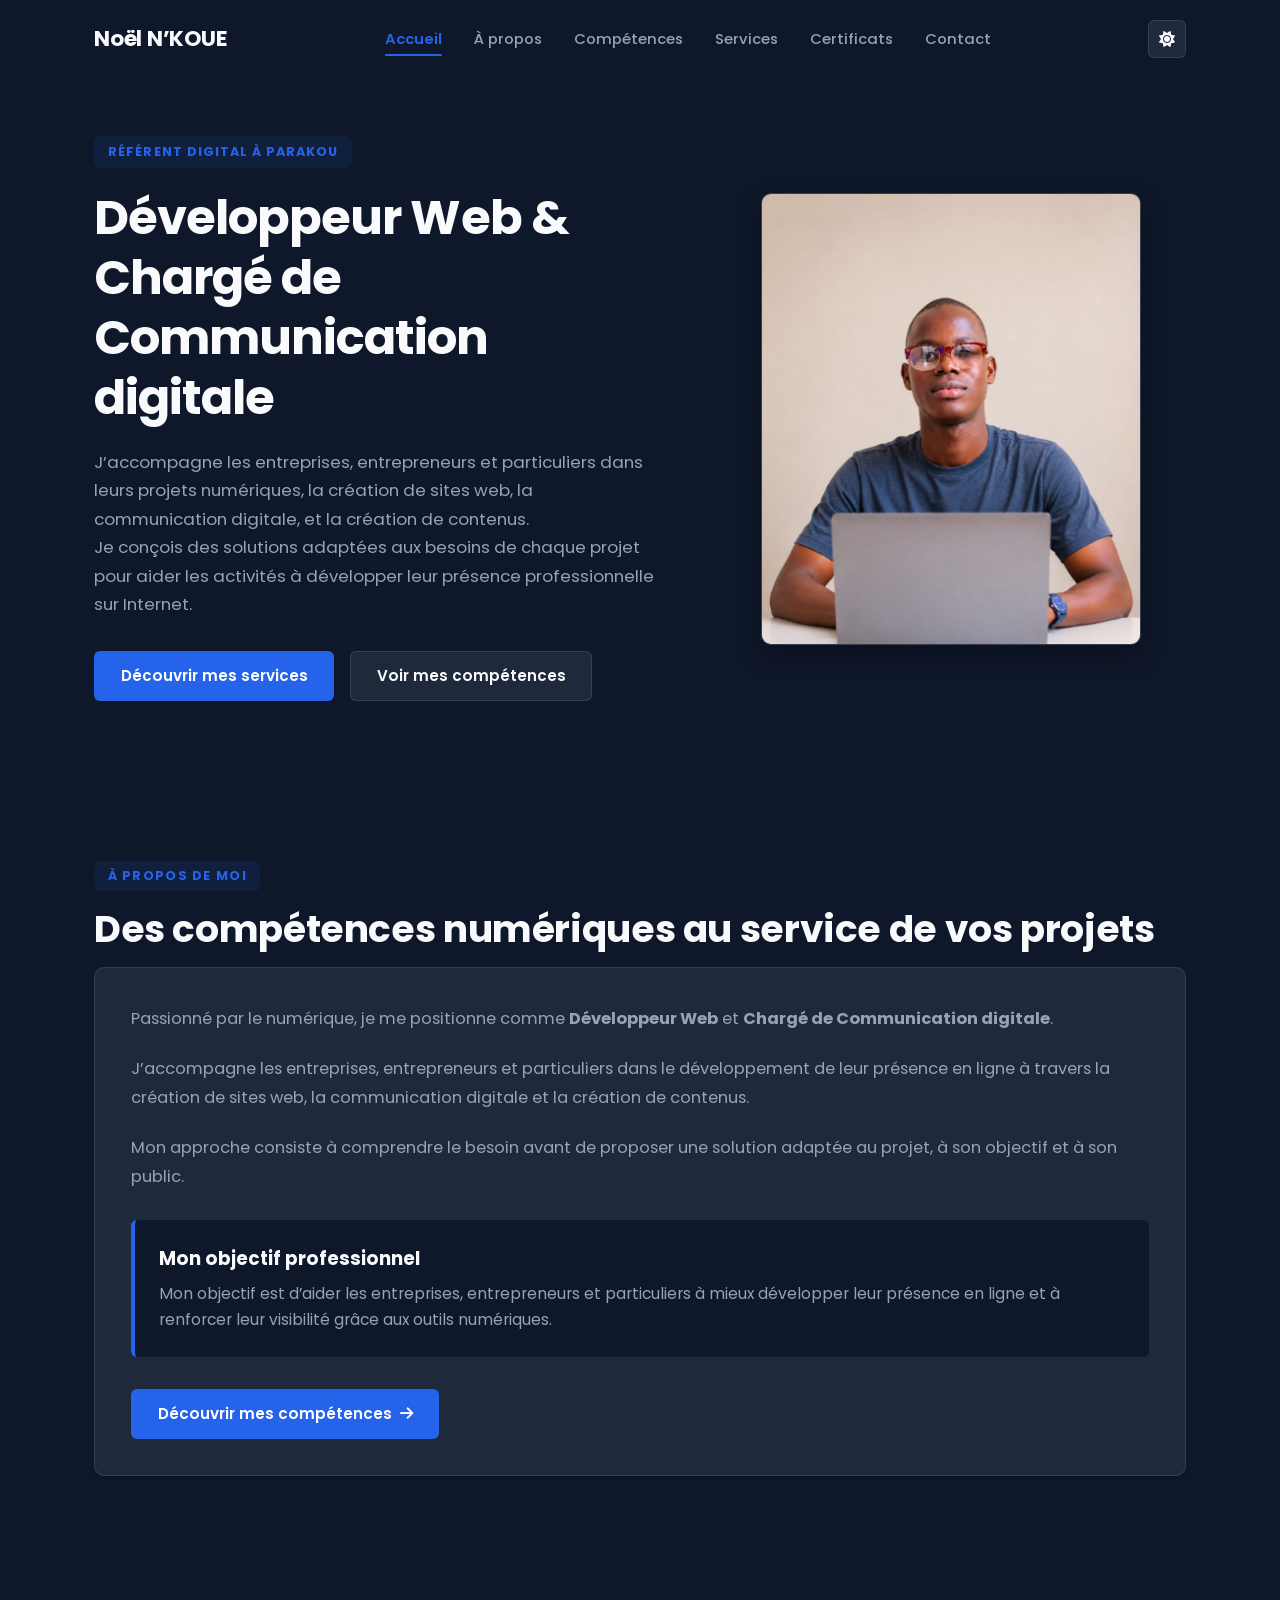
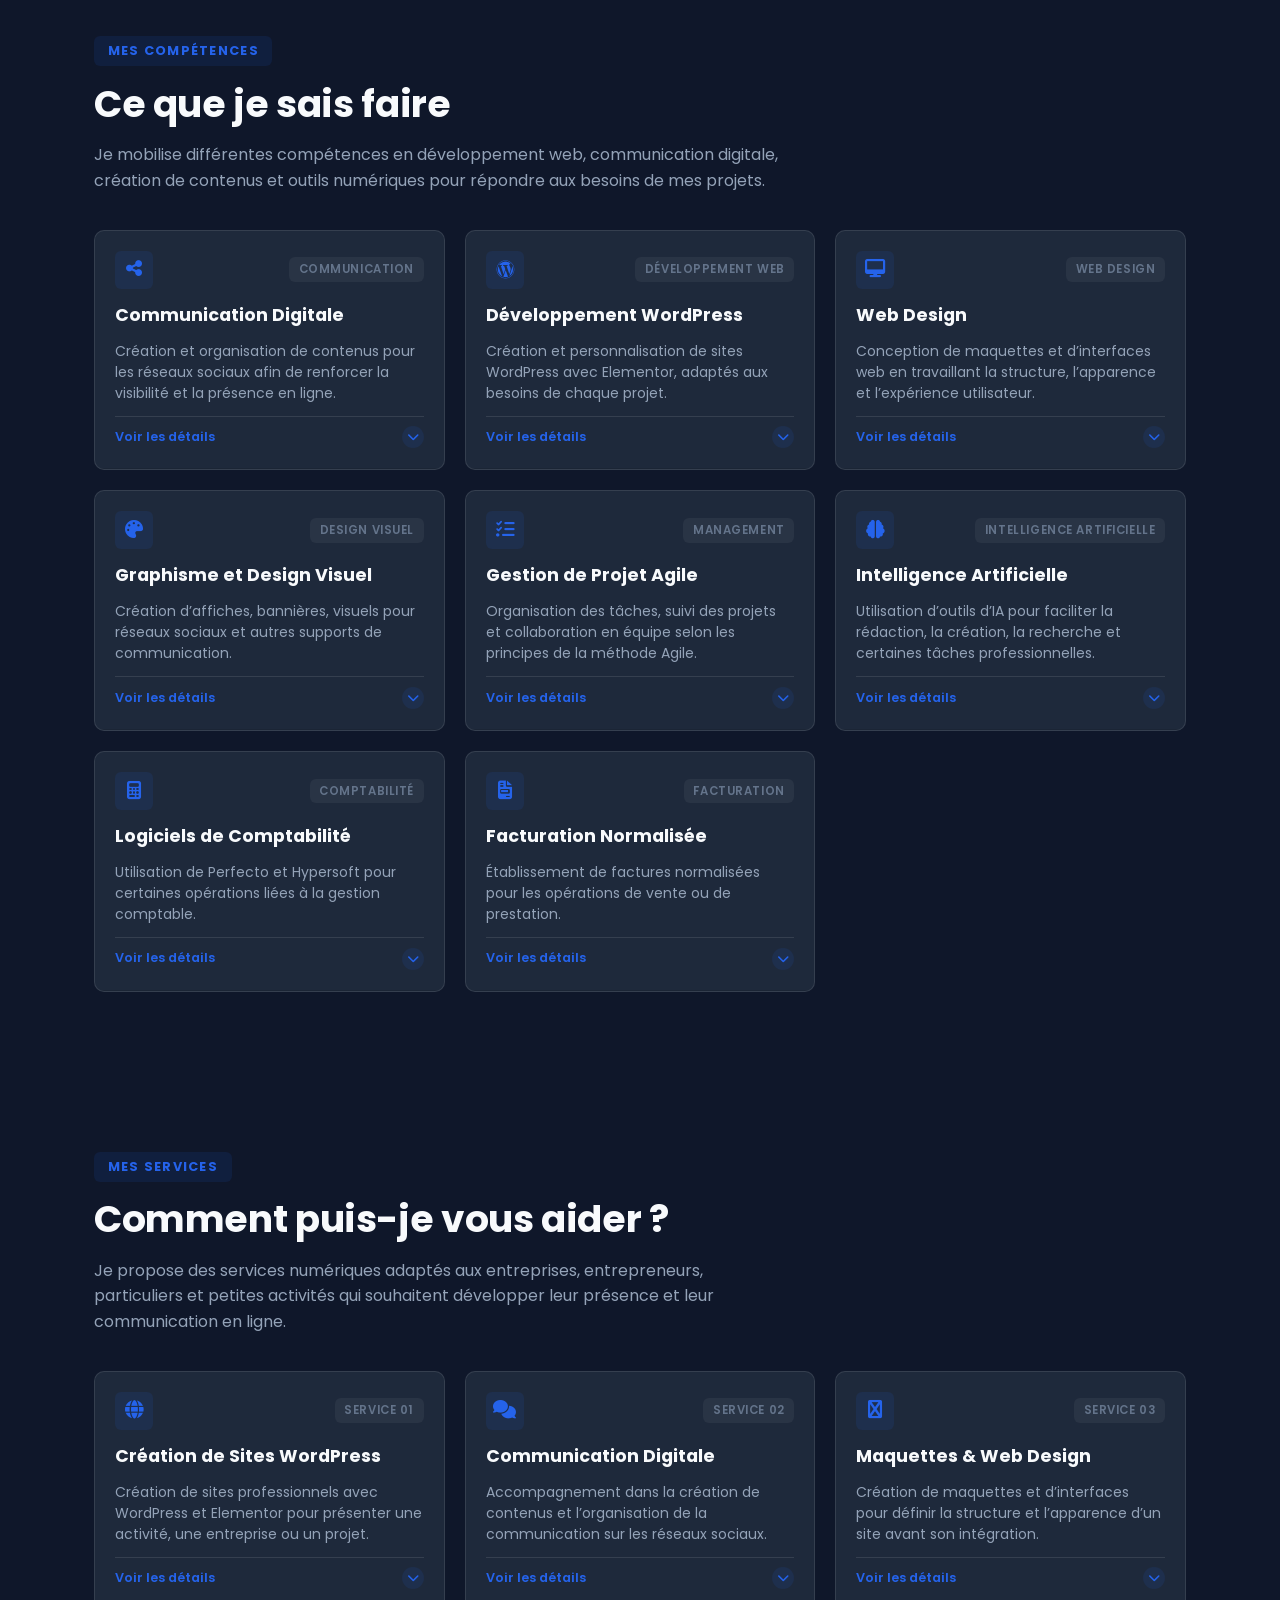
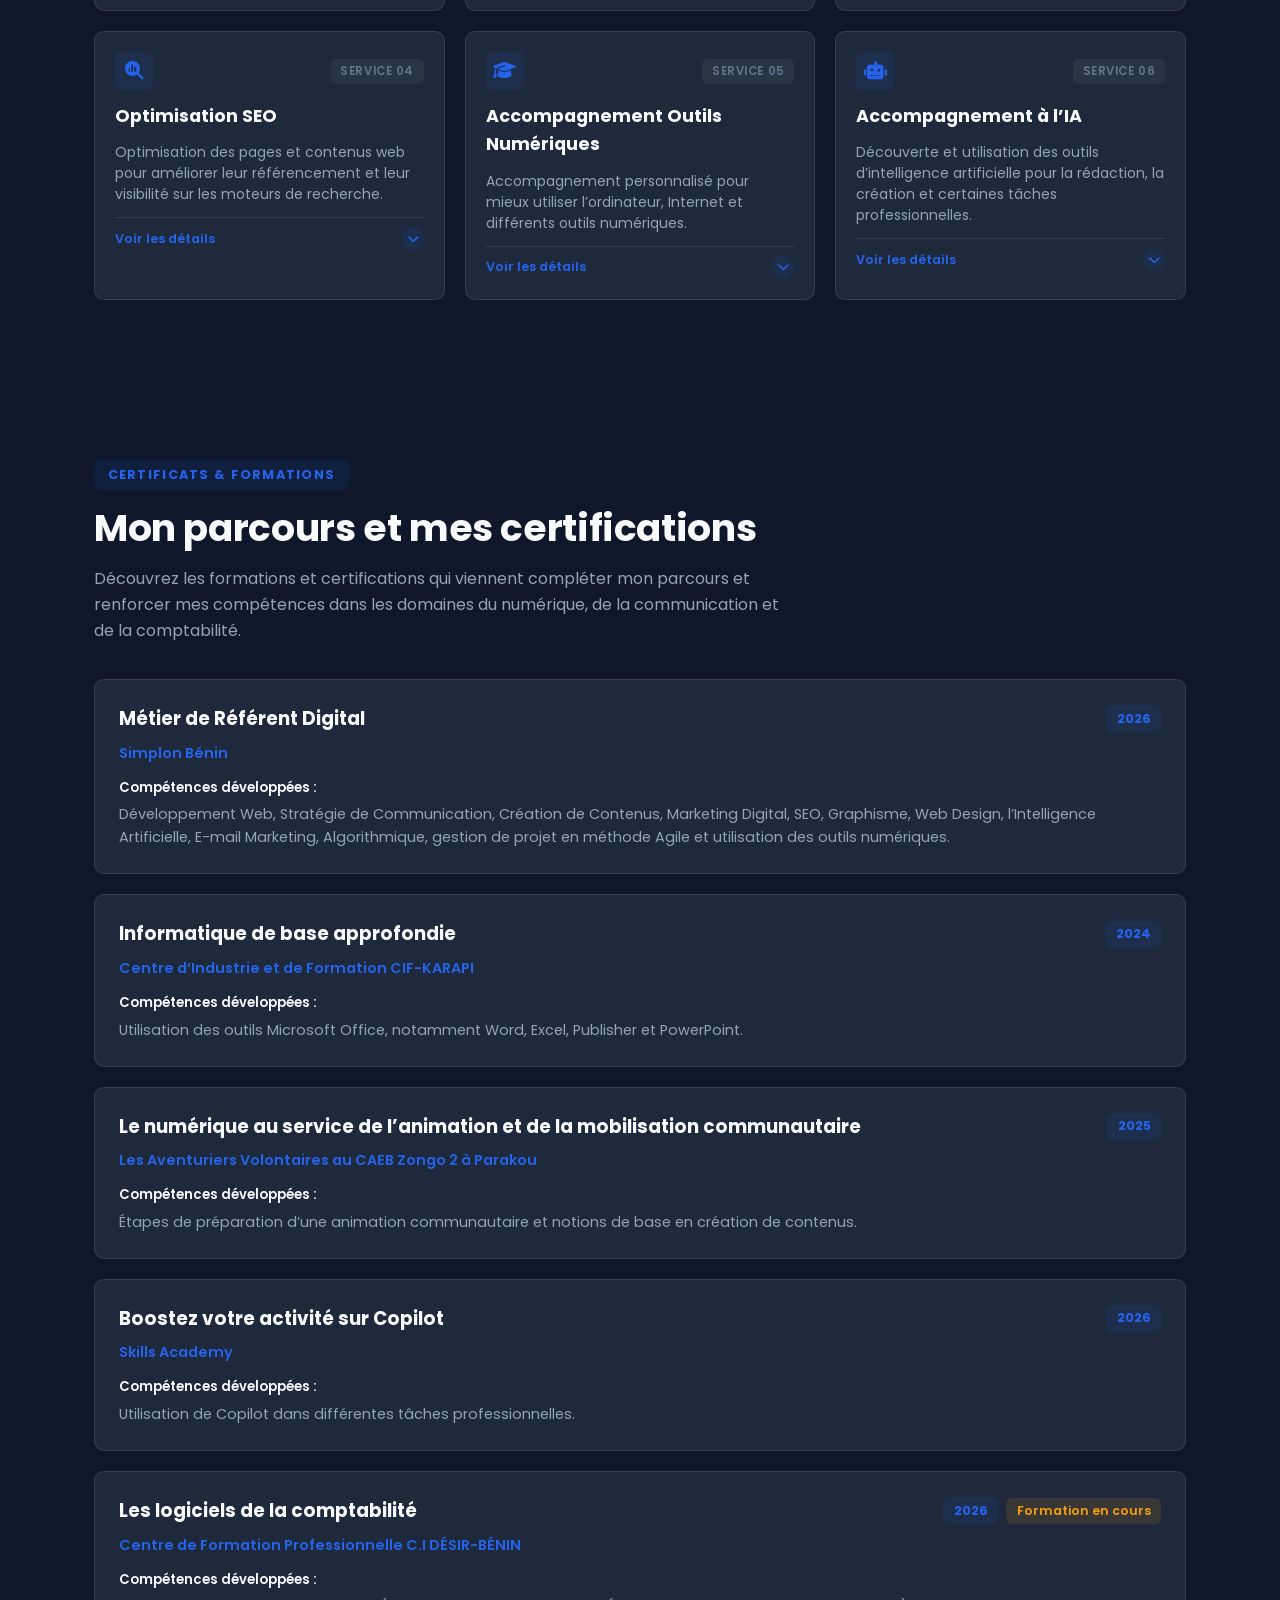
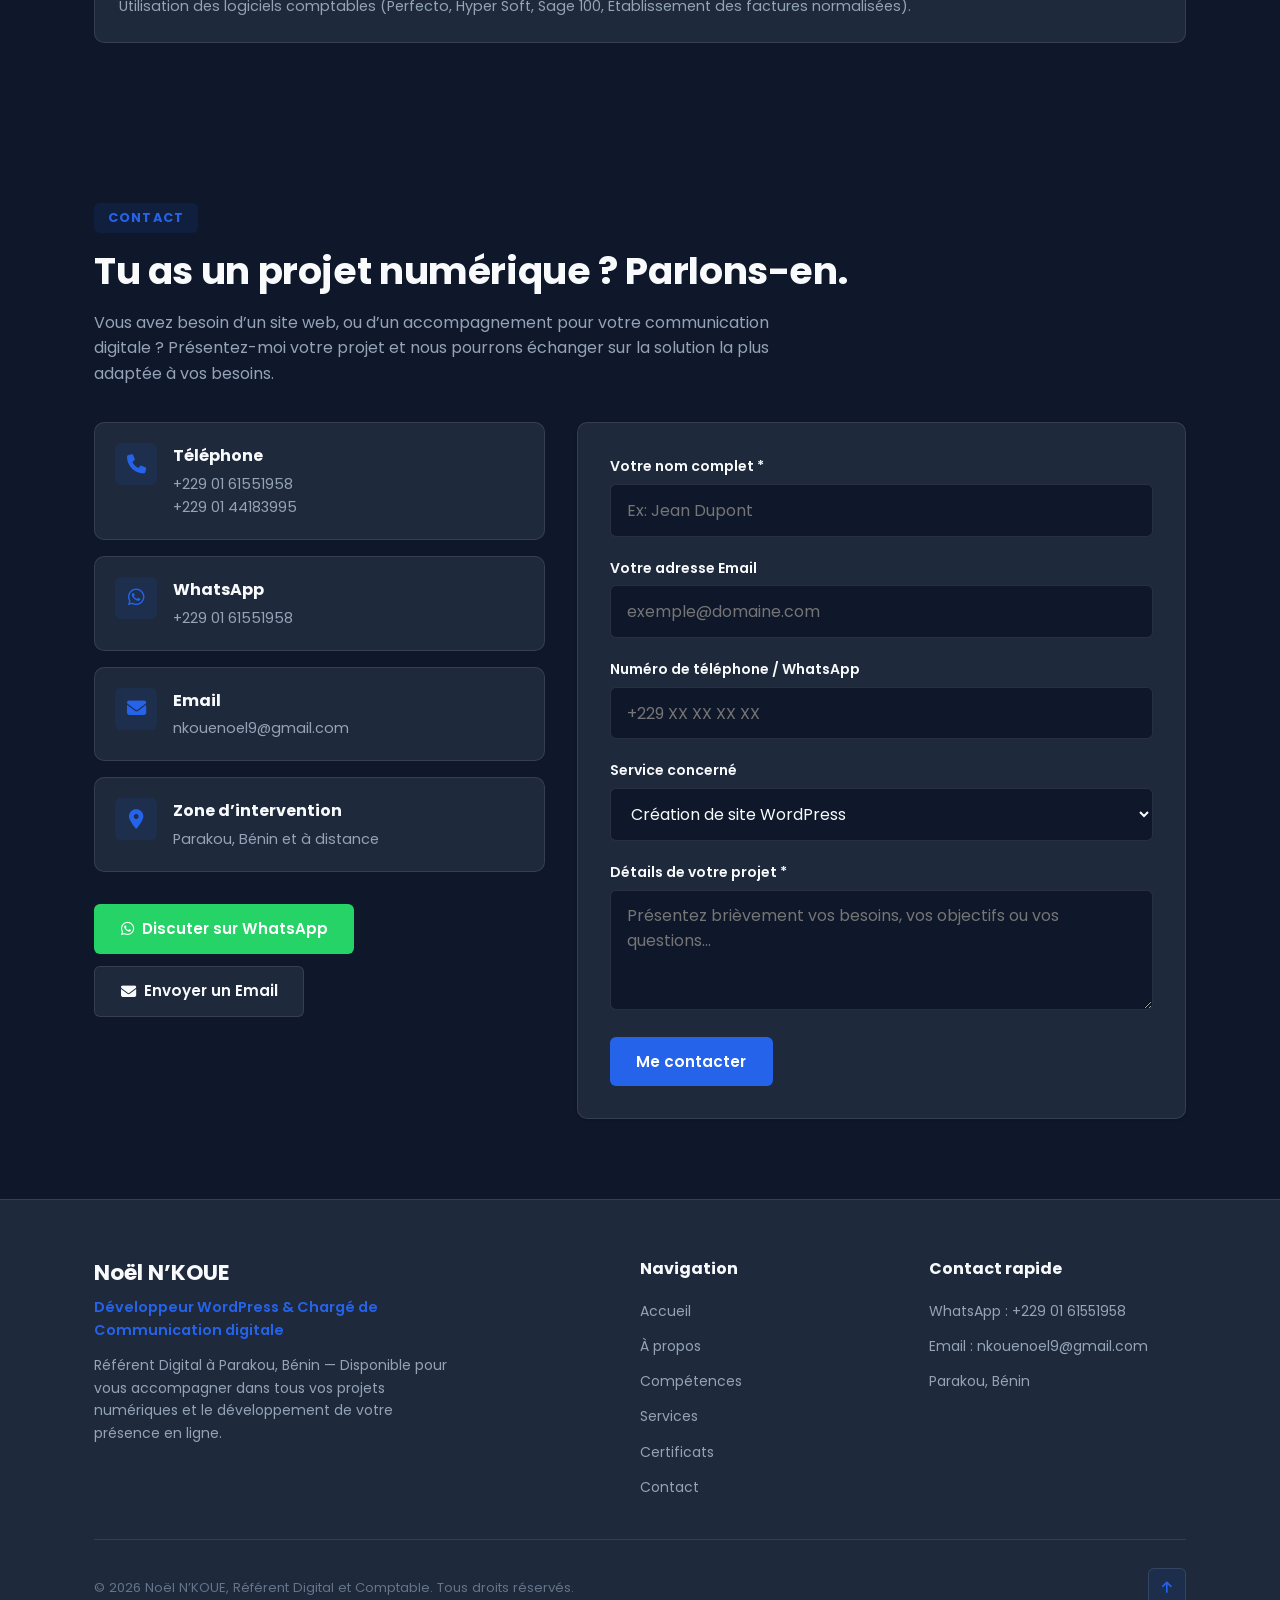
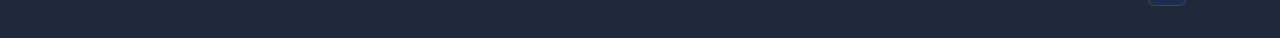
<file: index.html>
<!DOCTYPE html>
<html lang="fr" data-theme="dark">
<head>
  <meta charset="UTF-8">
  <meta name="viewport" content="width=device-width, initial-scale=1.0">
  
  <!-- SEO Primary Meta Tags -->
  <title>Noël N’KOUE - Développeur Web et Chargé de Communication digitale</title>
  <meta name="title" content="Noël N’KOUE - Développeur Web et Chargé de Communication digitale">
  <meta name="description" content="Découvrez le portfolio de Noël N’KOUE, référent digital à Parakou, développeur Web et chargé de communication digitale. Découvrez ses compétences, services et certifications numériques.">
  <meta name="keywords" content="Référent digital à Parakou, Développeur Web, communication digitale, web design, SEO Parakou, création de site internet Bénin, Noël N'KOUE">
  <meta name="author" content="Noël N’KOUE">
  <meta name="robots" content="index, follow">
  <link rel="canonical" href="https://noel-nkoue-referent-digital-parakou.com/">

  <!-- Open Graph / Facebook -->
  <meta property="og:type" content="website">
  <meta property="og:url" content="https://noel-nkoue-referent-digital-parakou.com/">
  <meta property="og:title" content="Noël N’KOUE - Développeur Web et Chargé de Communication digitale">
  <meta property="og:description" content="Découvrez le portfolio de Noël N’KOUE, référent digital à Parakou, développeur Web et chargé de communication digitale.">
  <meta property="og:image" content="assets/images/noel-nkoue.jpg">

  <!-- Twitter Card -->
  <meta property="twitter:card" content="summary_large_image">
  <meta property="twitter:url" content="https://noel-nkoue-referent-digital-parakou.com/">
  <meta property="twitter:title" content="Noël N’KOUE - Développeur Web et Chargé de Communication digitale">
  <meta property="twitter:description" content="Découvrez le portfolio de Noël N’KOUE, référent digital à Parakou, développeur Web et chargé de communication digitale.">
  <meta property="twitter:image" content="assets/images/noel-nkoue.jpg">

  <!-- Favicon -->
  <link rel="icon" type="image/svg+xml" href="assets/images/favicon.svg">

  <!-- Google Fonts: Poppins -->
  <link rel="preconnect" href="https://fonts.googleapis.com">
  <link rel="preconnect" href="https://fonts.gstatic.com" crossorigin>
  <link href="https://fonts.googleapis.com/css2?family=Poppins:wght@300;400;500;600;700;800&display=swap" rel="stylesheet">

  <!-- FontAwesome Icons -->
  <link rel="stylesheet" href="https://cdnjs.cloudflare.com/ajax/libs/font-awesome/6.5.1/css/all.min.css">

  <!-- Main Stylesheet -->
  <link rel="stylesheet" href="css/style.css">

  <!-- Schema.org JSON-LD Structured Data -->
  <script type="application/ld+json">
  {
    "@context": "https://schema.org",
    "@type": "Person",
    "name": "Noël N’KOUE",
    "jobTitle": "Référent Digital, Développeur Web & Chargé de Communication digitale",
    "url": "https://noel-nkoue-referent-digital-parakou.com",
    "image": "https://noel-nkoue-referent-digital-parakou.com/assets/images/noel-nkoue.jpg",
    "address": {
      "@type": "PostalAddress",
      "addressLocality": "Parakou",
      "addressCountry": "BJ"
    },
    "email": "nkouenoel9@gmail.com",
    "telephone": "+2290161551958",
    "knowsAbout": ["WordPress", "Elementor", "Communication Digitale", "Web Design", "SEO", "IA", "Gestion Comptable", "Méthode Agile"]
  }
  </script>
</head>
<body>

  <!-- ==========================================================================
       1. HEADER & NAVIGATION
       ========================================================================== -->
  <header class="header" id="header">
    <div class="container header-container">
      <!-- Left side: Simple Text Name -->
      <a href="#accueil" class="logo" id="headerLogo">Noël N’KOUE</a>

      <nav class="nav-menu" id="navMenu" aria-label="Navigation principale">
        <a href="#accueil" class="nav-link active" id="navAccueil">Accueil</a>
        <a href="#apropos" class="nav-link" id="navApropos">À propos</a>
        <a href="#competences" class="nav-link" id="navCompetences">Compétences</a>
        <a href="#services" class="nav-link" id="navServices">Services</a>
        <a href="#certificats" class="nav-link" id="navCertificats">Certificats</a>
        <a href="#contact" class="nav-link" id="navContact">Contact</a>
      </nav>

      <div class="header-actions">
        <button class="theme-toggle" id="themeToggle" aria-label="Changer le thème">
          <i class="fas fa-sun"></i>
        </button>
        <button class="mobile-toggle" id="mobileToggle" aria-label="Menu mobile">
          <i class="fas fa-bars"></i>
        </button>
      </div>
    </div>
  </header>

  <main>
    <!-- ==========================================================================
         2. HERO SECTION
         ========================================================================== -->
    <section class="hero" id="accueil">
      <div class="container">
        <div class="hero-grid">
          
          <!-- Left Column: Hero Content -->
          <div class="hero-content">
            <div class="hero-badge" id="heroBadge">
              RÉFÉRENT DIGITAL À PARAKOU
            </div>
            
            <h1 class="hero-title" id="heroTitle">
              Développeur Web &amp; Chargé de Communication digitale
            </h1>
            
            <p class="hero-description" id="heroDescription">
              J’accompagne les entreprises, entrepreneurs et particuliers dans leurs projets numériques, la création de sites web, la communication digitale, et la création de contenus.<br>
              Je conçois des solutions adaptées aux besoins de chaque projet pour aider les activités à développer leur présence professionnelle sur Internet.
            </p>

            <div class="hero-cta-group">
              <a href="#services" class="btn btn-primary" id="btnHeroServices">
                Découvrir mes services
              </a>
              <a href="#competences" class="btn btn-secondary" id="btnHeroCompetences">
                Voir mes compétences
              </a>
            </div>
          </div>

          <!-- Right Column: User Photo (Clean, No Overlay Badges) -->
          <div class="hero-image-wrapper">
            <div class="photo-card" id="heroPhotoCard">
              <img src="assets/images/noel-nkoue.jpg" alt="Noël N’KOUE - Référent Digital à Parakou" class="photo-img" id="heroImg">
            </div>
          </div>

        </div>
      </div>
    </section>

    <!-- ==========================================================================
         3. À PROPOS SECTION
         ========================================================================== -->
    <section class="section" id="apropos">
      <div class="container">
        <div class="section-subtitle">À PROPOS DE MOI</div>
        <h2 class="section-title">Des compétences numériques au service de vos projets</h2>

        <div class="about-card" id="aboutCard">
          <p class="about-text">
            Passionné par le numérique, je me positionne comme <strong>Développeur Web</strong> et <strong>Chargé de Communication digitale</strong>.
          </p>
          <p class="about-text">
            J’accompagne les entreprises, entrepreneurs et particuliers dans le développement de leur présence en ligne à travers la création de sites web, la communication digitale et la création de contenus.
          </p>
          <p class="about-text">
            Mon approche consiste à comprendre le besoin avant de proposer une solution adaptée au projet, à son objectif et à son public.
          </p>

          <!-- Objective Box -->
          <div class="objective-box" id="objectiveBox">
            <h3 class="objective-title">Mon objectif professionnel</h3>
            <p class="objective-text">
              Mon objectif est d’aider les entreprises, entrepreneurs et particuliers à mieux développer leur présence en ligne et à renforcer leur visibilité grâce aux outils numériques.
            </p>
          </div>

          <!-- CTA Button with icon on the RIGHT side -->
          <a href="#competences" class="btn btn-primary" id="btnAboutCTA">
            Découvrir mes compétences <i class="fas fa-arrow-right"></i>
          </a>
        </div>
      </div>
    </section>

    <!-- ==========================================================================
         4. COMPÉTENCES SECTION (COMPACT CARDS, NO FILTERS)
         ========================================================================== -->
    <section class="section" id="competences">
      <div class="container">
        <div class="section-subtitle">MES COMPÉTENCES</div>
        <h2 class="section-title">Ce que je sais faire</h2>
        <p class="section-description">
          Je mobilise différentes compétences en développement web, communication digitale, création de contenus et outils numériques pour répondre aux besoins de mes projets.
        </p>

        <div class="cards-grid" id="skillsContainer">

          <!-- CARTE 1 — COMMUNICATION DIGITALE -->
          <div class="accordion-card" id="skillCard1">
            <div class="accordion-header">
              <div class="card-top">
                <div class="card-icon-badge"><i class="fas fa-share-nodes"></i></div>
                <span class="card-tag">Communication</span>
              </div>
              <h3 class="card-title">Communication Digitale</h3>
              <p class="card-desc">Création et organisation de contenus pour les réseaux sociaux afin de renforcer la visibilité et la présence en ligne.</p>
              <div class="accordion-trigger">
                <span>Voir les détails</span>
                <div class="accordion-icon"><i class="fas fa-chevron-down"></i></div>
              </div>
            </div>
            <div class="accordion-content">
              <ul class="skills-list">
                <li><i class="fas fa-check"></i> Gestion et animation de pages sur les réseaux sociaux</li>
                <li><i class="fas fa-check"></i> Création et programmation de publications</li>
                <li><i class="fas fa-check"></i> Rédaction de contenus pour les réseaux sociaux</li>
                <li><i class="fas fa-check"></i> Création de visuels adaptés aux publications</li>
                <li><i class="fas fa-check"></i> Organisation d’un calendrier éditorial</li>
                <li><i class="fas fa-check"></i> Suivi des performances des publications</li>
                <li><i class="fas fa-check"></i> Participation à la mise en place d’une stratégie de communication digitale</li>
              </ul>
            </div>
          </div>

          <!-- CARTE 2 — DÉVELOPPEMENT WEB -->
          <div class="accordion-card" id="skillCard2">
            <div class="accordion-header">
              <div class="card-top">
                <div class="card-icon-badge"><i class="fab fa-wordpress"></i></div>
                <span class="card-tag">Développement Web</span>
              </div>
              <h3 class="card-title">Développement WordPress</h3>
              <p class="card-desc">Création et personnalisation de sites WordPress avec Elementor, adaptés aux besoins de chaque projet.</p>
              <div class="accordion-trigger">
                <span>Voir les détails</span>
                <div class="accordion-icon"><i class="fas fa-chevron-down"></i></div>
              </div>
            </div>
            <div class="accordion-content">
              <ul class="skills-list">
                <li><i class="fas fa-check"></i> Création de sites vitrines</li>
                <li><i class="fas fa-check"></i> Création de boutiques en ligne avec WooCommerce</li>
                <li><i class="fas fa-check"></i> Conception de pages avec Elementor</li>
                <li><i class="fas fa-check"></i> Personnalisation de sites WordPress</li>
                <li><i class="fas fa-check"></i> Organisation des contenus</li>
                <li><i class="fas fa-check"></i> Mise à jour des informations d’un site</li>
                <li><i class="fas fa-check"></i> Adaptation des pages aux différents écrans</li>
              </ul>
            </div>
          </div>

          <!-- CARTE 3 — WEB DESIGN -->
          <div class="accordion-card" id="skillCard3">
            <div class="accordion-header">
              <div class="card-top">
                <div class="card-icon-badge"><i class="fas fa-desktop"></i></div>
                <span class="card-tag">Web Design</span>
              </div>
              <h3 class="card-title">Web Design</h3>
              <p class="card-desc">Conception de maquettes et d’interfaces web en travaillant la structure, l’apparence et l’expérience utilisateur.</p>
              <div class="accordion-trigger">
                <span>Voir les détails</span>
                <div class="accordion-icon"><i class="fas fa-chevron-down"></i></div>
              </div>
            </div>
            <div class="accordion-content">
              <ul class="skills-list">
                <li><i class="fas fa-check"></i> Conception de maquettes de sites web</li>
                <li><i class="fas fa-check"></i> Organisation des différentes sections d’une page</li>
                <li><i class="fas fa-check"></i> Travail de la hiérarchie visuelle</li>
                <li><i class="fas fa-check"></i> Conception d’interfaces avec Figma</li>
                <li><i class="fas fa-check"></i> Préparation des maquettes avant intégration</li>
                <li><i class="fas fa-check"></i> Organisation des éléments pour faciliter la navigation</li>
              </ul>
            </div>
          </div>

          <!-- CARTE 4 — GRAPHISME ET DESIGN VISUEL -->
          <div class="accordion-card" id="skillCard4">
            <div class="accordion-header">
              <div class="card-top">
                <div class="card-icon-badge"><i class="fas fa-palette"></i></div>
                <span class="card-tag">Design Visuel</span>
              </div>
              <h3 class="card-title">Graphisme et Design Visuel</h3>
              <p class="card-desc">Création d’affiches, bannières, visuels pour réseaux sociaux et autres supports de communication.</p>
              <div class="accordion-trigger">
                <span>Voir les détails</span>
                <div class="accordion-icon"><i class="fas fa-chevron-down"></i></div>
              </div>
            </div>
            <div class="accordion-content">
              <ul class="skills-list">
                <li><i class="fas fa-check"></i> Création d’affiches</li>
                <li><i class="fas fa-check"></i> Création de bannières</li>
                <li><i class="fas fa-check"></i> Création de visuels pour les réseaux sociaux</li>
                <li><i class="fas fa-check"></i> Conception de logos</li>
                <li><i class="fas fa-check"></i> Création de supports de communication</li>
                <li><i class="fas fa-check"></i> Adaptation des visuels aux différents formats numériques</li>
              </ul>
            </div>
          </div>

          <!-- CARTE 5 — GESTION DE PROJET AGILE -->
          <div class="accordion-card" id="skillCard5">
            <div class="accordion-header">
              <div class="card-top">
                <div class="card-icon-badge"><i class="fas fa-tasks"></i></div>
                <span class="card-tag">Management</span>
              </div>
              <h3 class="card-title">Gestion de Projet Agile</h3>
              <p class="card-desc">Organisation des tâches, suivi des projets et collaboration en équipe selon les principes de la méthode Agile.</p>
              <div class="accordion-trigger">
                <span>Voir les détails</span>
                <div class="accordion-icon"><i class="fas fa-chevron-down"></i></div>
              </div>
            </div>
            <div class="accordion-content">
              <ul class="skills-list">
                <li><i class="fas fa-check"></i> Organisation des tâches</li>
                <li><i class="fas fa-check"></i> Définition des priorités</li>
                <li><i class="fas fa-check"></i> Suivi de l’avancement d’un projet</li>
                <li><i class="fas fa-check"></i> Répartition des tâches</li>
                <li><i class="fas fa-check"></i> Collaboration avec les membres d’une équipe</li>
                <li><i class="fas fa-check"></i> Utilisation de Trello pour organiser le travail</li>
              </ul>
            </div>
          </div>

          <!-- CARTE 6 — INTELLIGENCE ARTIFICIELLE -->
          <div class="accordion-card" id="skillCard6">
            <div class="accordion-header">
              <div class="card-top">
                <div class="card-icon-badge"><i class="fas fa-brain"></i></div>
                <span class="card-tag">Intelligence Artificielle</span>
              </div>
              <h3 class="card-title">Intelligence Artificielle</h3>
              <p class="card-desc">Utilisation d’outils d’IA pour faciliter la rédaction, la création, la recherche et certaines tâches professionnelles.</p>
              <div class="accordion-trigger">
                <span>Voir les détails</span>
                <div class="accordion-icon"><i class="fas fa-chevron-down"></i></div>
              </div>
            </div>
            <div class="accordion-content">
              <ul class="skills-list">
                <li><i class="fas fa-check"></i> Rédaction et amélioration de contenus</li>
                <li><i class="fas fa-check"></i> Recherche et organisation d’informations</li>
                <li><i class="fas fa-check"></i> Génération d’images</li>
                <li><i class="fas fa-check"></i> Recherche d’idées pour les projets</li>
                <li><i class="fas fa-check"></i> Utilisation d’outils d’intelligence artificielle</li>
                <li><i class="fas fa-check"></i> Utilisation de Copilot pour certaines tâches</li>
                <li><i class="fas fa-check"></i> Automatisation des tâches répétitives</li>
              </ul>
            </div>
          </div>

          <!-- CARTE 7 — LOGICIELS DE COMPTABILITÉ -->
          <div class="accordion-card" id="skillCard7">
            <div class="accordion-header">
              <div class="card-top">
                <div class="card-icon-badge"><i class="fas fa-calculator"></i></div>
                <span class="card-tag">Comptabilité</span>
              </div>
              <h3 class="card-title">Logiciels de Comptabilité</h3>
              <p class="card-desc">Utilisation de Perfecto et Hypersoft pour certaines opérations liées à la gestion comptable.</p>
              <div class="accordion-trigger">
                <span>Voir les détails</span>
                <div class="accordion-icon"><i class="fas fa-chevron-down"></i></div>
              </div>
            </div>
            <div class="accordion-content">
              <ul class="skills-list">
                <li><i class="fas fa-check"></i> Enregistrement des factures d’achat</li>
                <li><i class="fas fa-check"></i> Enregistrement des factures de vente</li>
                <li><i class="fas fa-check"></i> Utilisation des fonctionnalités de base des logiciels comptables</li>
                <li><i class="fas fa-check"></i> Organisation des opérations comptables selon les besoins</li>
              </ul>
            </div>
          </div>

          <!-- CARTE 8 — FACTURATION NORMALISÉE -->
          <div class="accordion-card" id="skillCard8">
            <div class="accordion-header">
              <div class="card-top">
                <div class="card-icon-badge"><i class="fas fa-file-invoice"></i></div>
                <span class="card-tag">Facturation</span>
              </div>
              <h3 class="card-title">Facturation Normalisée</h3>
              <p class="card-desc">Établissement de factures normalisées pour les opérations de vente ou de prestation.</p>
              <div class="accordion-trigger">
                <span>Voir les détails</span>
                <div class="accordion-icon"><i class="fas fa-chevron-down"></i></div>
              </div>
            </div>
            <div class="accordion-content">
              <ul class="skills-list">
                <li><i class="fas fa-check"></i> Établissement de factures normalisées</li>
                <li><i class="fas fa-check"></i> Saisie des informations nécessaires à la facturation</li>
                <li><i class="fas fa-check"></i> Préparation des factures pour les ventes ou prestations</li>
                <li><i class="fas fa-check"></i> Vérification des informations avant émission</li>
              </ul>
            </div>
          </div>

        </div>
      </div>
    </section>

    <!-- ==========================================================================
         5. SERVICES SECTION (6 CARDS WITH ACCORDIONS)
         ========================================================================== -->
    <section class="section" id="services">
      <div class="container">
        <div class="section-subtitle">MES SERVICES</div>
        <h2 class="section-title">Comment puis-je vous aider ?</h2>
        <p class="section-description">
          Je propose des services numériques adaptés aux entreprises, entrepreneurs, particuliers et petites activités qui souhaitent développer leur présence et leur communication en ligne.
        </p>

        <div class="services-grid" id="servicesContainer">

          <!-- CARTE 1 — CRÉATION DE SITES WORDPRESS -->
          <div class="accordion-card service-card" id="serviceCard1">
            <div class="accordion-header">
              <div class="card-top">
                <div class="card-icon-badge"><i class="fas fa-globe"></i></div>
                <span class="card-tag">Service 01</span>
              </div>
              <h3 class="card-title">Création de Sites WordPress</h3>
              <p class="card-desc">Création de sites professionnels avec WordPress et Elementor pour présenter une activité, une entreprise ou un projet.</p>
              <div class="accordion-trigger">
                <span>Voir les détails</span>
                <div class="accordion-icon"><i class="fas fa-chevron-down"></i></div>
              </div>
            </div>
            <div class="accordion-content">
              <ul class="skills-list">
                <li><i class="fas fa-check"></i> Création de sites vitrines</li>
                <li><i class="fas fa-check"></i> Création de pages avec Elementor</li>
                <li><i class="fas fa-check"></i> Organisation des contenus</li>
                <li><i class="fas fa-check"></i> Personnalisation de la présentation</li>
                <li><i class="fas fa-check"></i> Adaptation du site aux ordinateurs, tablettes et téléphones</li>
                <li><i class="fas fa-check"></i> Mise à jour des contenus</li>
                <li><i class="fas fa-check"></i> Intégration des informations de contact et des réseaux sociaux</li>
              </ul>
              <div class="service-footer-cta">
                <a href="#contact" class="btn btn-outline-primary btn-sm">Commander ce service</a>
              </div>
            </div>
          </div>

          <!-- CARTE 2 — COMMUNICATION DIGITALE -->
          <div class="accordion-card service-card" id="serviceCard2">
            <div class="accordion-header">
              <div class="card-top">
                <div class="card-icon-badge"><i class="fas fa-comments"></i></div>
                <span class="card-tag">Service 02</span>
              </div>
              <h3 class="card-title">Communication Digitale</h3>
              <p class="card-desc">Accompagnement dans la création de contenus et l’organisation de la communication sur les réseaux sociaux.</p>
              <div class="accordion-trigger">
                <span>Voir les détails</span>
                <div class="accordion-icon"><i class="fas fa-chevron-down"></i></div>
              </div>
            </div>
            <div class="accordion-content">
              <ul class="skills-list">
                <li><i class="fas fa-check"></i> Gestion de pages Facebook</li>
                <li><i class="fas fa-check"></i> Création de publications</li>
                <li><i class="fas fa-check"></i> Rédaction de contenus</li>
                <li><i class="fas fa-check"></i> Création de visuels</li>
                <li><i class="fas fa-check"></i> Organisation du calendrier éditorial</li>
                <li><i class="fas fa-check"></i> Planification des contenus</li>
                <li><i class="fas fa-check"></i> Accompagnement dans la stratégie de communication digitale</li>
              </ul>
              <div class="service-footer-cta">
                <a href="#contact" class="btn btn-outline-primary btn-sm">Commander ce service</a>
              </div>
            </div>
          </div>

          <!-- CARTE 3 — CONCEPTION DE MAQUETTES ET WEB DESIGN -->
          <div class="accordion-card service-card" id="serviceCard3">
            <div class="accordion-header">
              <div class="card-top">
                <div class="card-icon-badge"><i class="fas fa-figma"></i></div>
                <span class="card-tag">Service 03</span>
              </div>
              <h3 class="card-title">Maquettes &amp; Web Design</h3>
              <p class="card-desc">Création de maquettes et d’interfaces pour définir la structure et l’apparence d’un site avant son intégration.</p>
              <div class="accordion-trigger">
                <span>Voir les détails</span>
                <div class="accordion-icon"><i class="fas fa-chevron-down"></i></div>
              </div>
            </div>
            <div class="accordion-content">
              <ul class="skills-list">
                <li><i class="fas fa-check"></i> Maquettes de sites web</li>
                <li><i class="fas fa-check"></i> Organisation des différentes sections</li>
                <li><i class="fas fa-check"></i> Conception d’interfaces avec Figma</li>
                <li><i class="fas fa-check"></i> Définition de la hiérarchie visuelle</li>
                <li><i class="fas fa-check"></i> Préparation des éléments avant intégration</li>
                <li><i class="fas fa-check"></i> Adaptation des interfaces aux différents écrans</li>
              </ul>
              <div class="service-footer-cta">
                <a href="#contact" class="btn btn-outline-primary btn-sm">Commander ce service</a>
              </div>
            </div>
          </div>

          <!-- CARTE 4 — OPTIMISATION SEO -->
          <div class="accordion-card service-card" id="serviceCard4">
            <div class="accordion-header">
              <div class="card-top">
                <div class="card-icon-badge"><i class="fas fa-magnifying-glass-chart"></i></div>
                <span class="card-tag">Service 04</span>
              </div>
              <h3 class="card-title">Optimisation SEO</h3>
              <p class="card-desc">Optimisation des pages et contenus web pour améliorer leur référencement et leur visibilité sur les moteurs de recherche.</p>
              <div class="accordion-trigger">
                <span>Voir les détails</span>
                <div class="accordion-icon"><i class="fas fa-chevron-down"></i></div>
              </div>
            </div>
            <div class="accordion-content">
              <ul class="skills-list">
                <li><i class="fas fa-check"></i> Recherche de mots-clés</li>
                <li><i class="fas fa-check"></i> Optimisation des titres</li>
                <li><i class="fas fa-check"></i> Optimisation des méta-descriptions</li>
                <li><i class="fas fa-check"></i> Optimisation des contenus</li>
                <li><i class="fas fa-check"></i> Optimisation des pages WordPress</li>
                <li><i class="fas fa-check"></i> Amélioration de la structure des contenus</li>
                <li><i class="fas fa-check"></i> Travail sur le référencement naturel des pages</li>
              </ul>
              <div class="service-footer-cta">
                <a href="#contact" class="btn btn-outline-primary btn-sm">Commander ce service</a>
              </div>
            </div>
          </div>

          <!-- CARTE 5 — ACCOMPAGNEMENT AUX OUTILS NUMÉRIQUES -->
          <div class="accordion-card service-card" id="serviceCard5">
            <div class="accordion-header">
              <div class="card-top">
                <div class="card-icon-badge"><i class="fas fa-graduation-cap"></i></div>
                <span class="card-tag">Service 05</span>
              </div>
              <h3 class="card-title">Accompagnement Outils Numériques</h3>
              <p class="card-desc">Accompagnement personnalisé pour mieux utiliser l’ordinateur, Internet et différents outils numériques.</p>
              <div class="accordion-trigger">
                <span>Voir les détails</span>
                <div class="accordion-icon"><i class="fas fa-chevron-down"></i></div>
              </div>
            </div>
            <div class="accordion-content">
              <ul class="skills-list">
                <li><i class="fas fa-check"></i> Utilisation de l’ordinateur</li>
                <li><i class="fas fa-check"></i> Utilisation d’Internet</li>
                <li><i class="fas fa-check"></i> Découverte de certains outils numériques</li>
                <li><i class="fas fa-check"></i> Utilisation de services en ligne</li>
                <li><i class="fas fa-check"></i> Accompagnement dans certaines tâches numériques</li>
                <li><i class="fas fa-check"></i> Aide à la prise en main des outils selon les besoins</li>
              </ul>
              <div class="service-footer-cta">
                <a href="#contact" class="btn btn-outline-primary btn-sm">Commander ce service</a>
              </div>
            </div>
          </div>

          <!-- CARTE 6 — ACCOMPAGNEMENT À L’UTILISATION DE L’IA -->
          <div class="accordion-card service-card" id="serviceCard6">
            <div class="accordion-header">
              <div class="card-top">
                <div class="card-icon-badge"><i class="fas fa-robot"></i></div>
                <span class="card-tag">Service 06</span>
              </div>
              <h3 class="card-title">Accompagnement à l’IA</h3>
              <p class="card-desc">Découverte et utilisation des outils d’intelligence artificielle pour la rédaction, la création et certaines tâches professionnelles.</p>
              <div class="accordion-trigger">
                <span>Voir les détails</span>
                <div class="accordion-icon"><i class="fas fa-chevron-down"></i></div>
              </div>
            </div>
            <div class="accordion-content">
              <ul class="skills-list">
                <li><i class="fas fa-check"></i> Découverte des outils d’IA</li>
                <li><i class="fas fa-check"></i> Aide à la rédaction de contenus</li>
                <li><i class="fas fa-check"></i> Génération d’images</li>
                <li><i class="fas fa-check"></i> Recherche et organisation d’informations</li>
                <li><i class="fas fa-check"></i> Utilisation de Copilot</li>
                <li><i class="fas fa-check"></i> Identification d’usages adaptés aux besoins professionnels</li>
              </ul>
              <div class="service-footer-cta">
                <a href="#contact" class="btn btn-outline-primary btn-sm">Commander ce service</a>
              </div>
            </div>
          </div>

        </div>
      </div>
    </section>

    <!-- ==========================================================================
         6. CERTIFICATS & FORMATIONS SECTION
         ========================================================================== -->
    <section class="section" id="certificats">
      <div class="container">
        <div class="section-subtitle">CERTIFICATS &amp; FORMATIONS</div>
        <h2 class="section-title">Mon parcours et mes certifications</h2>
        <p class="section-description">
          Découvrez les formations et certifications qui viennent compléter mon parcours et renforcer mes compétences dans les domaines du numérique, de la communication et de la comptabilité.
        </p>

        <div class="timeline" id="certificationsContainer">

          <!-- Certificat 1 -->
          <div class="timeline-item" id="cert1">
            <div class="timeline-header">
              <h3 class="cert-title">Métier de Référent Digital</h3>
              <div class="cert-meta">
                <span class="cert-badge-year">2026</span>
              </div>
            </div>
            <div class="cert-org">Simplon Bénin</div>
            <div class="cert-skills-label">Compétences développées :</div>
            <p class="cert-skills-text">
              Développement Web, Stratégie de Communication, Création de Contenus, Marketing Digital, SEO, Graphisme, Web Design, l’Intelligence Artificielle, E-mail Marketing, Algorithmique, gestion de projet en méthode Agile et utilisation des outils numériques.
            </p>
          </div>

          <!-- Certificat 2 -->
          <div class="timeline-item" id="cert2">
            <div class="timeline-header">
              <h3 class="cert-title">Informatique de base approfondie</h3>
              <div class="cert-meta">
                <span class="cert-badge-year">2024</span>
              </div>
            </div>
            <div class="cert-org">Centre d’Industrie et de Formation CIF-KARAPI</div>
            <div class="cert-skills-label">Compétences développées :</div>
            <p class="cert-skills-text">
              Utilisation des outils Microsoft Office, notamment Word, Excel, Publisher et PowerPoint.
            </p>
          </div>

          <!-- Certificat 3 -->
          <div class="timeline-item" id="cert3">
            <div class="timeline-header">
              <h3 class="cert-title">Le numérique au service de l’animation et de la mobilisation communautaire</h3>
              <div class="cert-meta">
                <span class="cert-badge-year">2025</span>
              </div>
            </div>
            <div class="cert-org">Les Aventuriers Volontaires au CAEB Zongo 2 à Parakou</div>
            <div class="cert-skills-label">Compétences développées :</div>
            <p class="cert-skills-text">
              Étapes de préparation d’une animation communautaire et notions de base en création de contenus.
            </p>
          </div>

          <!-- Formation 4 -->
          <div class="timeline-item" id="cert4">
            <div class="timeline-header">
              <h3 class="cert-title">Boostez votre activité sur Copilot</h3>
              <div class="cert-meta">
                <span class="cert-badge-year">2026</span>
              </div>
            </div>
            <div class="cert-org">Skills Academy</div>
            <div class="cert-skills-label">Compétences développées :</div>
            <p class="cert-skills-text">
              Utilisation de Copilot dans différentes tâches professionnelles.
            </p>
          </div>

          <!-- Formation 5 -->
          <div class="timeline-item" id="cert5">
            <div class="timeline-header">
              <h3 class="cert-title">Les logiciels de la comptabilité</h3>
              <div class="cert-meta">
                <span class="cert-badge-year">2026</span>
                <span class="cert-badge-status">Formation en cours</span>
              </div>
            </div>
            <div class="cert-org">Centre de Formation Professionnelle C.I DÉSIR-BÉNIN</div>
            <div class="cert-skills-label">Compétences développées :</div>
            <p class="cert-skills-text">
              Utilisation des logiciels comptables (Perfecto, Hyper Soft, Sage 100, Établissement des factures normalisées).
            </p>
          </div>

        </div>
      </div>
    </section>

    <!-- ==========================================================================
         7. CONTACT SECTION
         ========================================================================== -->
    <section class="section" id="contact">
      <div class="container">
        <div class="section-subtitle">CONTACT</div>
        <h2 class="section-title">Tu as un projet numérique ? Parlons-en.</h2>
        <p class="section-description">
          Vous avez besoin d’un site web, ou d’un accompagnement pour votre communication digitale ? Présentez-moi votre projet et nous pourrons échanger sur la solution la plus adaptée à vos besoins.
        </p>

        <div class="contact-grid">
          
          <!-- Contact Details Sidebar -->
          <div class="contact-info-cards">
            
            <div class="info-card">
              <div class="info-icon"><i class="fas fa-phone"></i></div>
              <div class="info-details">
                <h4>Téléphone</h4>
                <a href="tel:+2290161551958">+229 01 61551958</a>
                <a href="tel:+2290144183995">+229 01 44183995</a>
              </div>
            </div>

            <div class="info-card">
              <div class="info-icon"><i class="fab fa-whatsapp"></i></div>
              <div class="info-details">
                <h4>WhatsApp</h4>
                <a href="https://wa.me/2290161551958" target="_blank" rel="noopener">+229 01 61551958</a>
              </div>
            </div>

            <div class="info-card">
              <div class="info-icon"><i class="fas fa-envelope"></i></div>
              <div class="info-details">
                <h4>Email</h4>
                <a href="mailto:nkouenoel9@gmail.com">nkouenoel9@gmail.com</a>
              </div>
            </div>

            <div class="info-card">
              <div class="info-icon"><i class="fas fa-location-dot"></i></div>
              <div class="info-details">
                <h4>Zone d’intervention</h4>
                <p>Parakou, Bénin et à distance</p>
              </div>
            </div>

            <div class="contact-quick-buttons">
              <a href="https://wa.me/2290161551958" target="_blank" rel="noopener" class="btn btn-whatsapp">
                <i class="fab fa-whatsapp"></i> Discuter sur WhatsApp
              </a>
              <a href="mailto:nkouenoel9@gmail.com" class="btn btn-secondary">
                <i class="fas fa-envelope"></i> Envoyer un Email
              </a>
            </div>

          </div>

          <!-- Contact Form (No Icon on Button) -->
          <div class="contact-form-wrapper">
            <form id="contactForm">
              <div class="form-group">
                <label for="formName" class="form-label">Votre nom complet *</label>
                <input type="text" id="formName" class="form-control" placeholder="Ex: Jean Dupont" required>
              </div>

              <div class="form-group">
                <label for="formEmail" class="form-label">Votre adresse Email</label>
                <input type="email" id="formEmail" class="form-control" placeholder="exemple@domaine.com">
              </div>

              <div class="form-group">
                <label for="formPhone" class="form-label">Numéro de téléphone / WhatsApp</label>
                <input type="tel" id="formPhone" class="form-control" placeholder="+229 XX XX XX XX">
              </div>

              <div class="form-group">
                <label for="formService" class="form-label">Service concerné</label>
                <select id="formService" class="form-control">
                  <option value="Création de site WordPress">Création de site WordPress</option>
                  <option value="Communication digitale">Communication digitale</option>
                  <option value="Web Design / Maquette Figma">Web Design / Maquette Figma</option>
                  <option value="Optimisation SEO">Optimisation SEO</option>
                  <option value="Accompagnement Outils Numériques">Accompagnement Outils Numériques</option>
                  <option value="Accompagnement IA">Accompagnement IA</option>
                  <option value="Autre demande">Autre demande</option>
                </select>
              </div>

              <div class="form-group">
                <label for="formMessage" class="form-label">Détails de votre projet *</label>
                <textarea id="formMessage" class="form-control" placeholder="Présentez brièvement vos besoins, vos objectifs ou vos questions..." required></textarea>
              </div>

              <div class="form-submit-row">
                <button type="submit" class="btn btn-primary" id="btnSubmitForm">Me contacter</button>
                <div id="formStatus" class="form-status"></div>
              </div>
            </form>
          </div>

        </div>
      </div>
    </section>
  </main>

  <!-- ==========================================================================
       8. FOOTER
       ========================================================================== -->
  <footer class="footer">
    <div class="container">
      <div class="footer-top">
        
        <div class="footer-brand">
          <h3 class="footer-brand-title">Noël N’KOUE</h3>
          <div class="footer-brand-role">Développeur WordPress &amp; Chargé de Communication digitale</div>
          <p class="footer-brand-desc">
            Référent Digital à Parakou, Bénin — Disponible pour vous accompagner dans tous vos projets numériques et le développement de votre présence en ligne.
          </p>
        </div>

        <div>
          <h4 class="footer-col-title">Navigation</h4>
          <ul class="footer-links">
            <li><a href="#accueil" class="footer-link">Accueil</a></li>
            <li><a href="#apropos" class="footer-link">À propos</a></li>
            <li><a href="#competences" class="footer-link">Compétences</a></li>
            <li><a href="#services" class="footer-link">Services</a></li>
            <li><a href="#certificats" class="footer-link">Certificats</a></li>
            <li><a href="#contact" class="footer-link">Contact</a></li>
          </ul>
        </div>

        <div>
          <h4 class="footer-col-title">Contact rapide</h4>
          <ul class="footer-links">
            <li><a href="https://wa.me/2290161551958" class="footer-link">WhatsApp : +229 01 61551958</a></li>
            <li><a href="mailto:nkouenoel9@gmail.com" class="footer-link">Email : nkouenoel9@gmail.com</a></li>
            <li><span class="footer-link">Parakou, Bénin</span></li>
          </ul>
        </div>

      </div>

      <div class="footer-bottom">
        <div>
          © 2026 Noël N’KOUE, Référent Digital et Comptable. Tous droits réservés.
        </div>
        <button class="back-to-top" id="backToTop" aria-label="Retour en haut">
          <i class="fas fa-arrow-up"></i>
        </button>
      </div>
    </div>
  </footer>

  <!-- JavaScript -->
  <script src="js/main.js"></script>
</body>
</html>
</file>
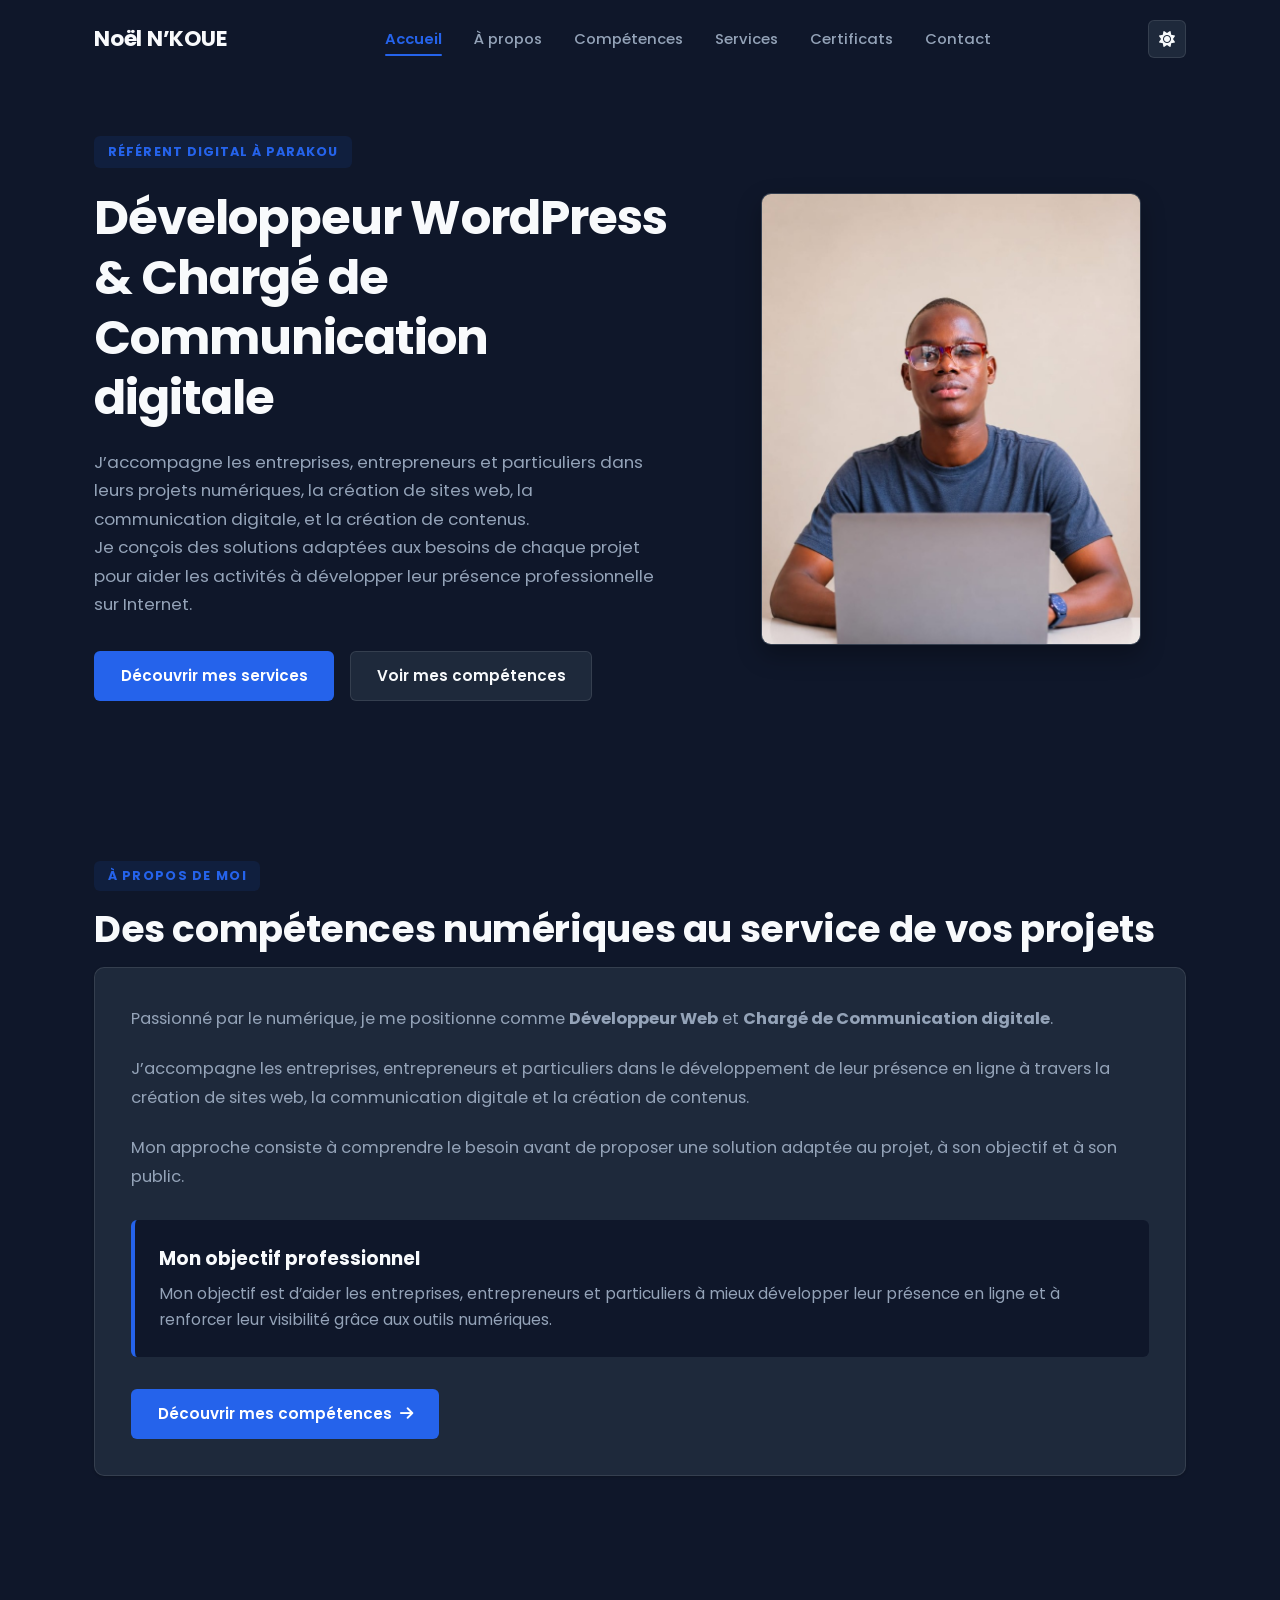
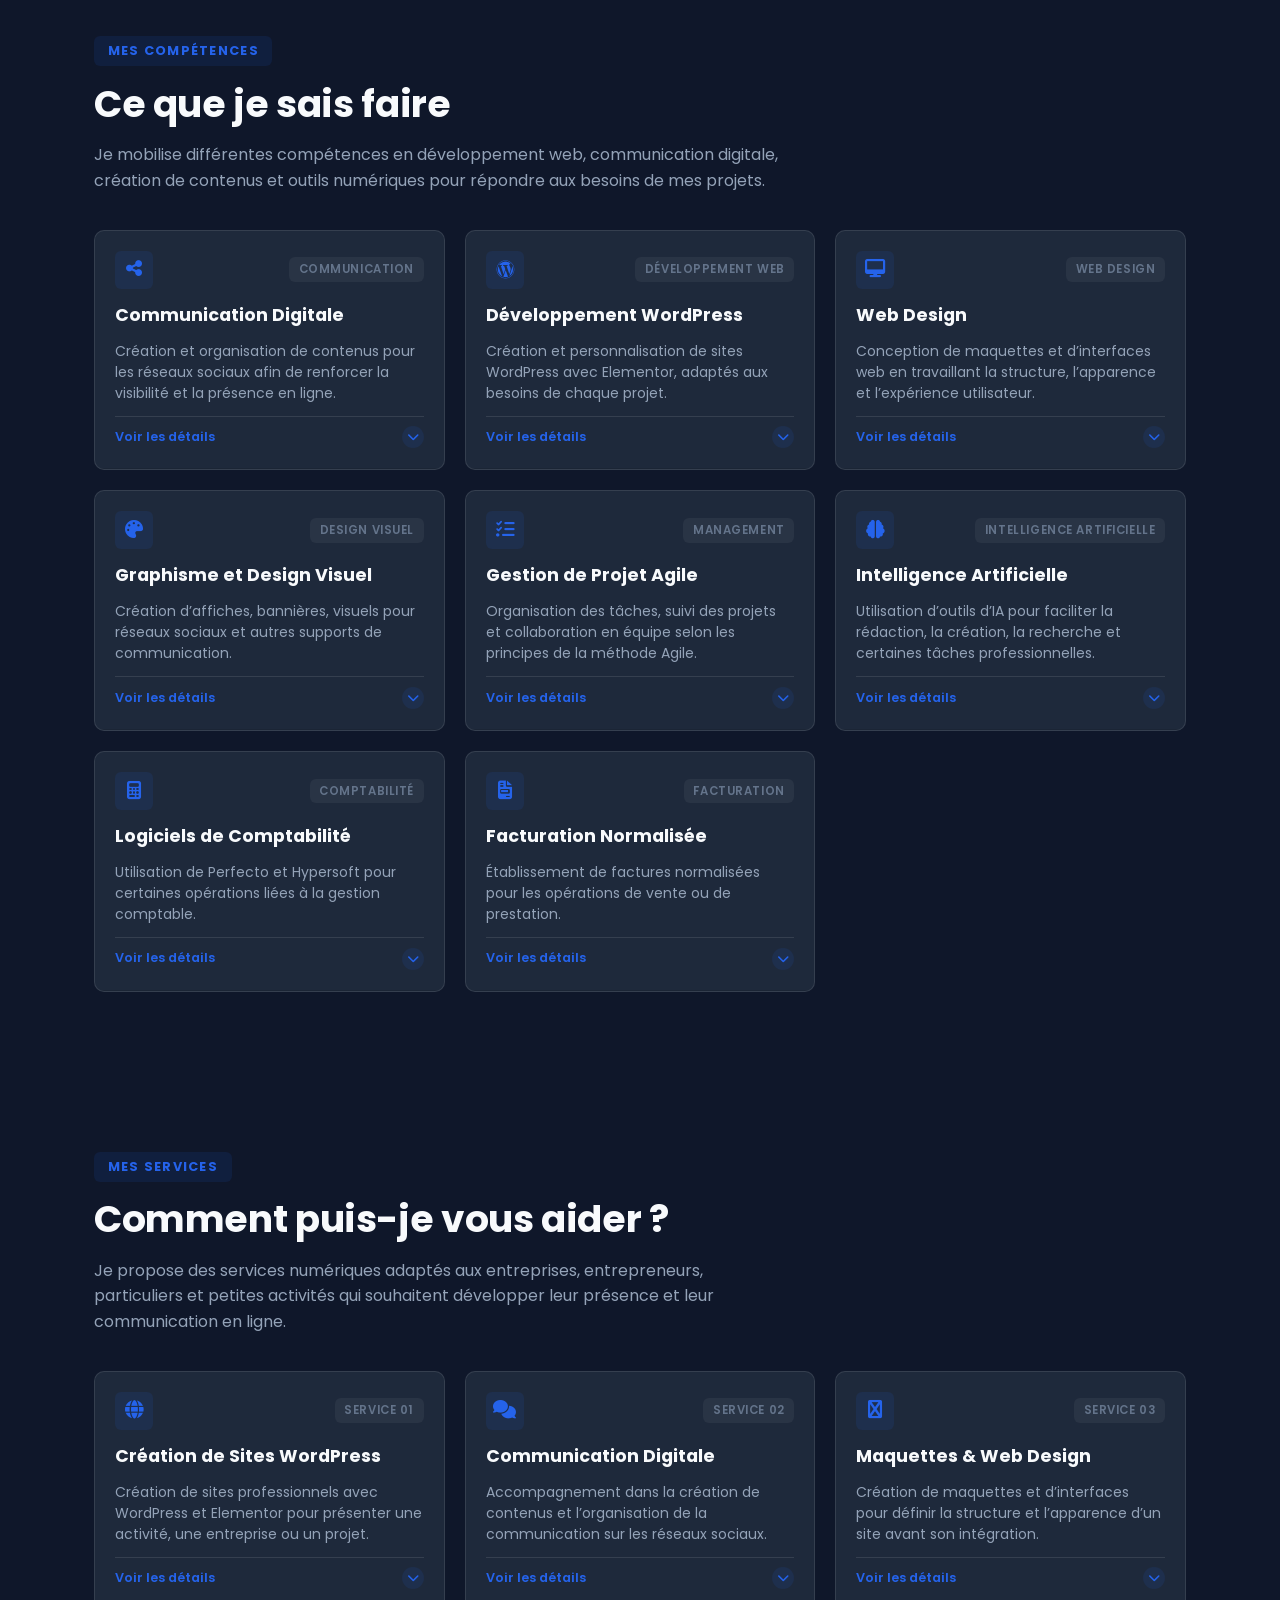
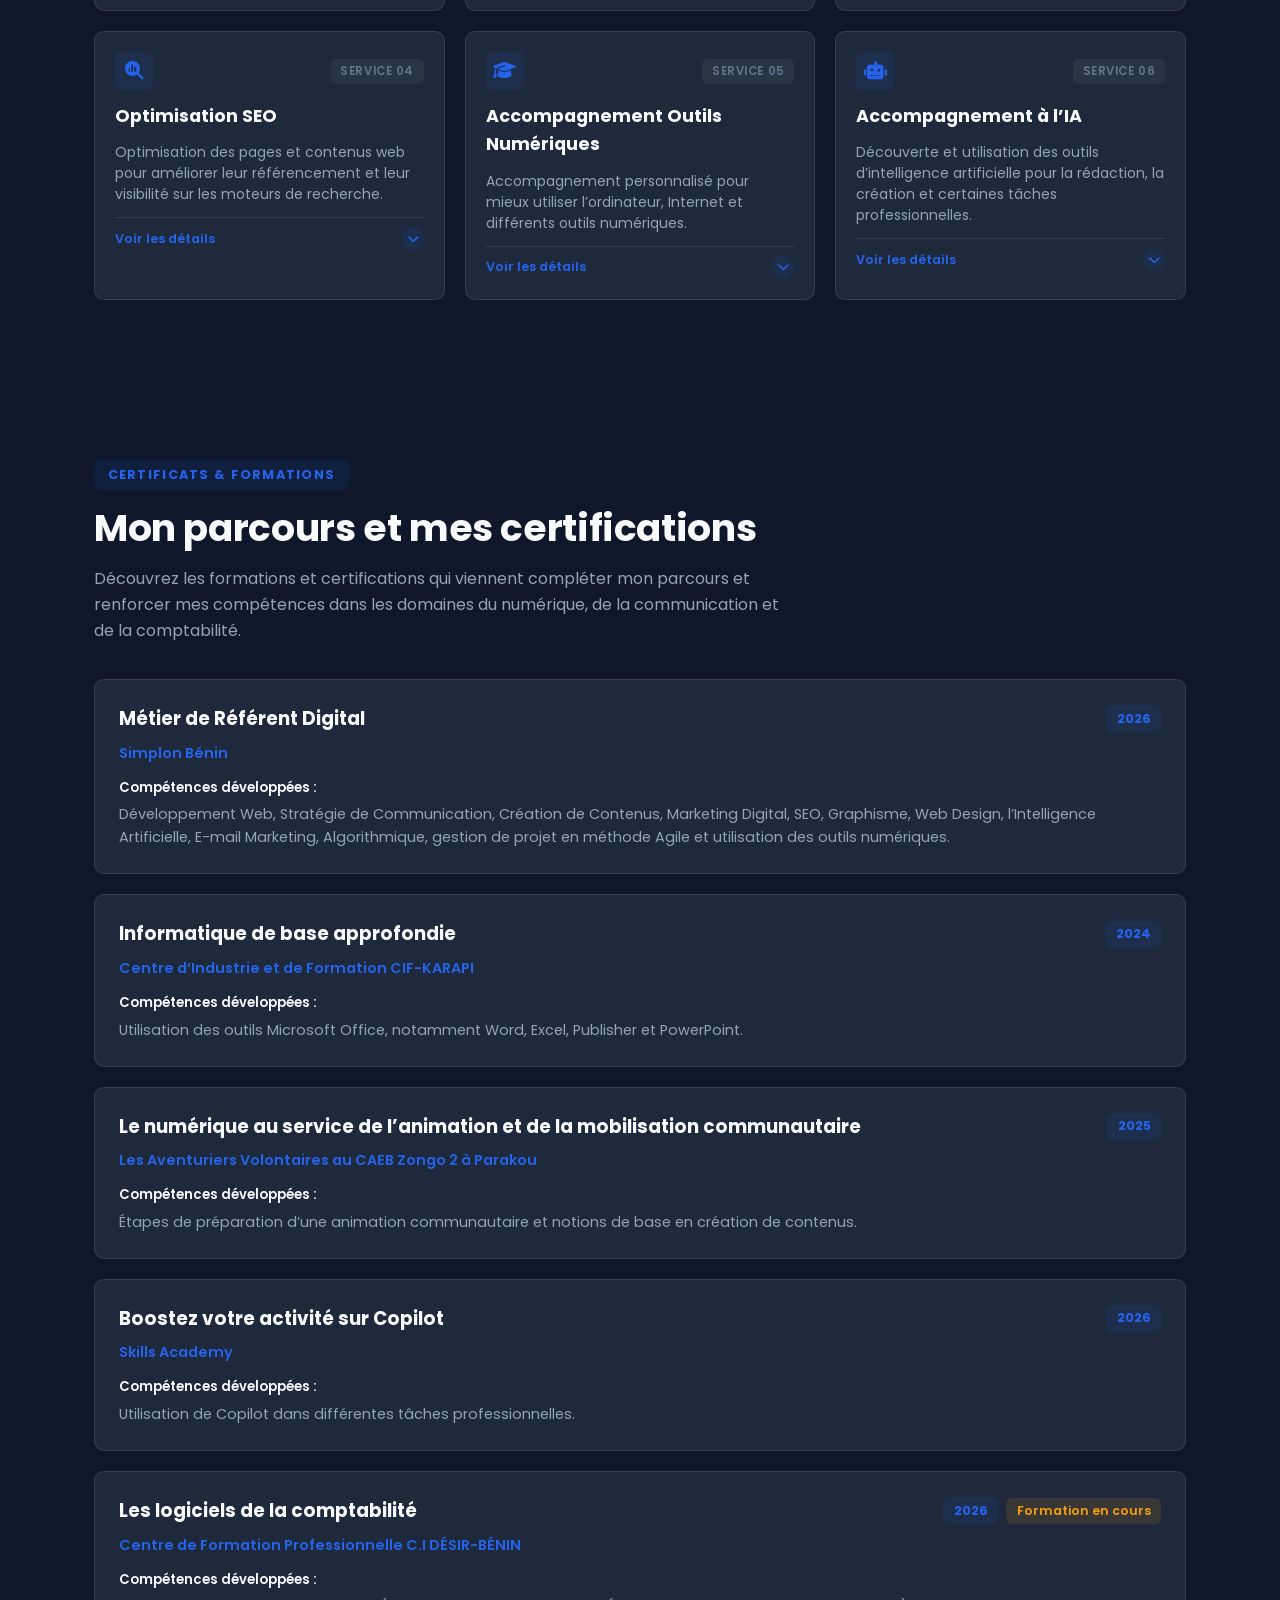
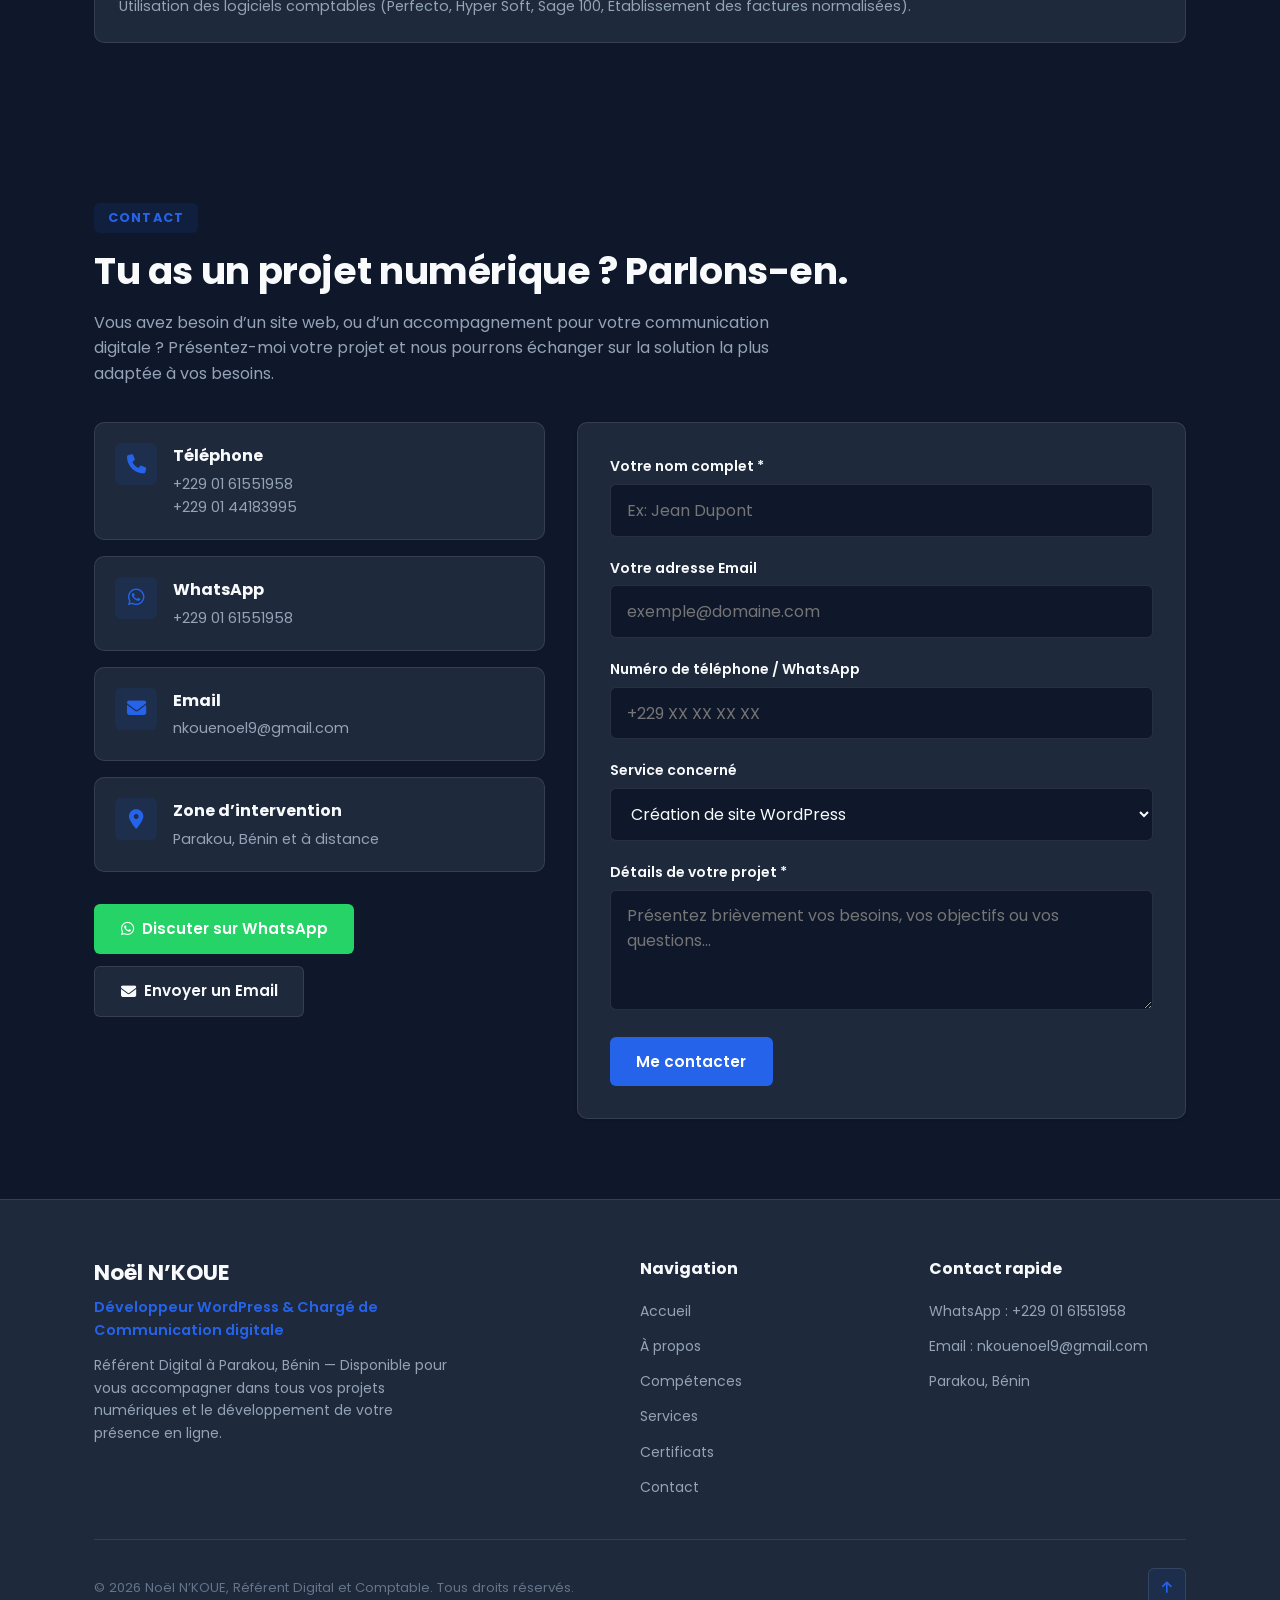
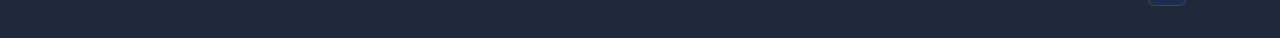
<file: standalone_portfolio.html>
<!DOCTYPE html>
<html lang="fr" data-theme="dark">
<head>
  <meta charset="UTF-8">
  <meta name="viewport" content="width=device-width, initial-scale=1.0">
  
  <!-- SEO Primary Meta Tags -->
  <title>Noël N’KOUE - Développeur WordPress et Chargé de Communication digitale</title>
  <meta name="title" content="Noël N’KOUE - Développeur WordPress et Chargé de Communication digitale">
  <meta name="description" content="Découvrez le portfolio de Noël N’KOUE, référent digital à Parakou, développeur WordPress et chargé de communication digitale. Découvrez ses compétences, services et certifications numériques.">
  <meta name="keywords" content="Référent digital à Parakou, Développeur WordPress, communication digitale, web design, SEO Parakou, création de site internet Bénin, Noël N'KOUE">
  <meta name="author" content="Noël N’KOUE">
  <meta name="robots" content="index, follow">
  <link rel="canonical" href="https://noel-nkoue-referent-digital-parakou.com/">

  <!-- Open Graph / Facebook -->
  <meta property="og:type" content="website">
  <meta property="og:url" content="https://noel-nkoue-referent-digital-parakou.com/">
  <meta property="og:title" content="Noël N’KOUE - Développeur WordPress et Chargé de Communication digitale">
  <meta property="og:description" content="Découvrez le portfolio de Noël N’KOUE, référent digital à Parakou, développeur WordPress et chargé de communication digitale.">
  <meta property="og:image" content="assets/images/noel-nkoue.jpg">

  <!-- Twitter Card -->
  <meta property="twitter:card" content="summary_large_image">
  <meta property="twitter:url" content="https://noel-nkoue-referent-digital-parakou.com/">
  <meta property="twitter:title" content="Noël N’KOUE - Développeur WordPress et Chargé de Communication digitale">
  <meta property="twitter:description" content="Découvrez le portfolio de Noël N’KOUE, référent digital à Parakou, développeur WordPress et chargé de communication digitale.">
  <meta property="twitter:image" content="assets/images/noel-nkoue.jpg">

  <!-- Favicon -->
  <link rel="icon" type="image/svg+xml" href="assets/images/favicon.svg">

  <!-- Google Fonts: Poppins -->
  <link rel="preconnect" href="https://fonts.googleapis.com">
  <link rel="preconnect" href="https://fonts.gstatic.com" crossorigin>
  <link href="https://fonts.googleapis.com/css2?family=Poppins:wght@300;400;500;600;700;800&display=swap" rel="stylesheet">

  <!-- FontAwesome Icons -->
  <link rel="stylesheet" href="https://cdnjs.cloudflare.com/ajax/libs/font-awesome/6.5.1/css/all.min.css">

  <!-- Main Stylesheet -->
  <style>
/* ==========================================================================
   PORTFOLIO DE NOËL N’KOUE - DESIGN SYSTEM & STYLESHEET (CLEAN & PROFESSIONAL)
   ========================================================================== */

/* --------------------------------------------------------------------------
   1. VARIABLES & THEME TOKENS (SOLIDS ONLY, MAX 2 COLORS)
   -------------------------------------------------------------------------- */
:root {
  /* Primary Brand Color: Professional Blue */
  --primary: #2563eb;
  --primary-hover: #1d4ed8;
  --primary-light: rgba(37, 99, 235, 0.1);
  
  /* Neutral Dark Theme Defaults */
  --bg-main: #0f172a;
  --bg-surface: #1e293b;
  --bg-card: #1e293b;
  --bg-card-hover: #334155;
  --bg-glass: rgba(15, 23, 42, 0.9);

  --text-main: #f8fafc;
  --text-muted: #94a3b8;
  --text-dim: #64748b;
  
  --border-color: rgba(255, 255, 255, 0.1);
  --border-color-hover: rgba(37, 99, 235, 0.5);

  /* Shadows */
  --shadow-sm: 0 1px 3px rgba(0, 0, 0, 0.2);
  --shadow-md: 0 4px 14px rgba(0, 0, 0, 0.25);
  --shadow-lg: 0 10px 25px rgba(0, 0, 0, 0.3);

  /* Typography: Poppins Font */
  --font-family: 'Poppins', -apple-system, BlinkMacSystemFont, 'Segoe UI', Roboto, sans-serif;
  --font-heading: 'Poppins', var(--font-family);

  /* Radii */
  --radius-sm: 6px;
  --radius-md: 10px;
  --radius-lg: 14px;
  --radius-full: 9999px;

  /* Transitions */
  --transition-fast: 0.2s ease;
  --transition-normal: 0.3s ease;
}

/* Light Mode Overrides */
[data-theme="light"] {
  --bg-main: #f8fafc;
  --bg-surface: #ffffff;
  --bg-card: #ffffff;
  --bg-card-hover: #f1f5f9;
  --bg-glass: rgba(255, 255, 255, 0.9);

  --text-main: #0f172a;
  --text-muted: #475569;
  --text-dim: #64748b;

  --border-color: rgba(0, 0, 0, 0.1);
  --border-color-hover: rgba(37, 99, 235, 0.5);

  --shadow-sm: 0 1px 3px rgba(0, 0, 0, 0.05);
  --shadow-md: 0 4px 14px rgba(0, 0, 0, 0.08);
  --shadow-lg: 0 10px 25px rgba(0, 0, 0, 0.1);
}

/* --------------------------------------------------------------------------
   2. GLOBAL RESETS & BASE STYLES
   -------------------------------------------------------------------------- */
*, *::before, *::after {
  box-sizing: border-box;
  margin: 0;
  padding: 0;
}

html {
  scroll-behavior: smooth;
  font-size: 16px;
}

body {
  font-family: var(--font-family);
  background-color: var(--bg-main);
  color: var(--text-main);
  line-height: 1.6;
  overflow-x: hidden;
  transition: background-color var(--transition-normal), color var(--transition-normal);
}

/* Custom Scrollbar */
::-webkit-scrollbar {
  width: 8px;
}
::-webkit-scrollbar-track {
  background: var(--bg-main);
}
::-webkit-scrollbar-thumb {
  background: var(--bg-card-hover);
  border-radius: var(--radius-full);
}
::-webkit-scrollbar-thumb:hover {
  background: var(--primary);
}

a {
  color: inherit;
  text-decoration: none;
}

img {
  max-width: 100%;
  height: auto;
  display: block;
}

button, input, textarea, select {
  font-family: inherit;
  font-size: inherit;
}

ul {
  list-style: none;
}

.container {
  width: 100%;
  max-width: 1140px;
  margin-left: auto;
  margin-right: auto;
  padding-left: 1.5rem;
  padding-right: 1.5rem;
}

.section {
  padding: 5rem 0;
  position: relative;
}

/* Section Header Typography */
.section-subtitle {
  display: inline-block;
  font-size: 0.8rem;
  font-weight: 700;
  text-transform: uppercase;
  letter-spacing: 0.1em;
  color: var(--primary);
  background: var(--primary-light);
  padding: 0.3rem 0.85rem;
  border-radius: var(--radius-sm);
  margin-bottom: 0.85rem;
}

.section-title {
  font-family: var(--font-heading);
  font-size: 2rem;
  font-weight: 700;
  color: var(--text-main);
  line-height: 1.3;
  margin-bottom: 0.85rem;
  letter-spacing: -0.01em;
}

@media (min-width: 768px) {
  .section-title {
    font-size: 2.35rem;
  }
}

.section-description {
  font-size: 1rem;
  color: var(--text-muted);
  max-width: 700px;
  margin-bottom: 2.25rem;
}

/* Primary Color Text Highlight (Solid, No Gradient) */
.text-primary-color {
  color: var(--primary);
}

/* --------------------------------------------------------------------------
   3. BUTTONS & INTERACTIVE ELEMENTS
   -------------------------------------------------------------------------- */
.btn {
  display: inline-flex;
  align-items: center;
  justify-content: center;
  gap: 0.5rem;
  font-weight: 600;
  font-size: 0.95rem;
  padding: 0.75rem 1.6rem;
  border-radius: var(--radius-sm);
  border: 1px solid transparent;
  cursor: pointer;
  transition: all var(--transition-fast);
  white-space: nowrap;
}

.btn-primary {
  background: var(--primary);
  color: #ffffff;
}

.btn-primary:hover {
  background: var(--primary-hover);
  transform: translateY(-1px);
  box-shadow: var(--shadow-md);
}

.btn-secondary {
  background: var(--bg-card);
  color: var(--text-main);
  border-color: var(--border-color);
}

.btn-secondary:hover {
  background: var(--bg-card-hover);
  border-color: var(--primary);
  color: var(--primary);
  transform: translateY(-1px);
}

.btn-outline-primary {
  background: transparent;
  color: var(--primary);
  border-color: var(--primary);
}

.btn-outline-primary:hover {
  background: var(--primary);
  color: #ffffff;
}

.btn-whatsapp {
  background: #25d366;
  color: #ffffff;
}

.btn-whatsapp:hover {
  background: #1eb954;
  transform: translateY(-1px);
}

.btn-sm {
  padding: 0.5rem 1.1rem;
  font-size: 0.875rem;
}

/* --------------------------------------------------------------------------
   4. HEADER & NAVBAR
   -------------------------------------------------------------------------- */
.header {
  position: fixed;
  top: 0;
  left: 0;
  right: 0;
  z-index: 1000;
  transition: all var(--transition-normal);
  padding: 1.25rem 0;
  background: transparent;
}

.header.scrolled {
  padding: 0.85rem 0;
  background: var(--bg-glass);
  backdrop-filter: blur(12px);
  -webkit-backdrop-filter: blur(12px);
  border-bottom: 1px solid var(--border-color);
  box-shadow: var(--shadow-sm);
}

.header-container {
  display: flex;
  align-items: center;
  justify-content: space-between;
}

/* Logo - Simple Clean Text */
.logo {
  font-family: var(--font-heading);
  font-size: 1.35rem;
  font-weight: 700;
  color: var(--text-main);
  letter-spacing: -0.01em;
}

/* Nav Menu */
.nav-menu {
  display: flex;
  align-items: center;
  gap: 2rem;
}

.nav-link {
  font-size: 0.925rem;
  font-weight: 500;
  color: var(--text-muted);
  position: relative;
  padding: 0.3rem 0;
  transition: color var(--transition-fast);
}

.nav-link:hover,
.nav-link.active {
  color: var(--primary);
  font-weight: 600;
}

.nav-link::after {
  content: '';
  position: absolute;
  bottom: 0;
  left: 0;
  width: 0%;
  height: 2px;
  background: var(--primary);
  border-radius: var(--radius-full);
  transition: width var(--transition-fast);
}

.nav-link:hover::after,
.nav-link.active::after {
  width: 100%;
}

.header-actions {
  display: flex;
  align-items: center;
  gap: 1rem;
}

/* Theme Switcher */
.theme-toggle {
  background: var(--bg-card);
  border: 1px solid var(--border-color);
  color: var(--text-main);
  width: 38px;
  height: 38px;
  border-radius: var(--radius-sm);
  display: flex;
  align-items: center;
  justify-content: center;
  cursor: pointer;
  transition: all var(--transition-fast);
}

.theme-toggle:hover {
  background: var(--bg-card-hover);
  border-color: var(--primary);
  color: var(--primary);
}

.mobile-toggle {
  display: none;
  background: transparent;
  border: none;
  color: var(--text-main);
  font-size: 1.4rem;
  cursor: pointer;
  padding: 0.4rem;
}

/* --------------------------------------------------------------------------
   5. HERO SECTION
   -------------------------------------------------------------------------- */
.hero {
  padding-top: 8.5rem;
  padding-bottom: 5rem;
  min-height: 85vh;
  display: flex;
  align-items: center;
  position: relative;
}

.hero-grid {
  display: grid;
  grid-template-columns: 1fr;
  gap: 3rem;
  align-items: center;
}

@media (min-width: 992px) {
  .hero-grid {
    grid-template-columns: 1.1fr 0.9fr;
  }
}

.hero-content {
  display: flex;
  flex-direction: column;
  align-items: flex-start;
}

.hero-badge {
  display: inline-block;
  background: var(--primary-light);
  color: var(--primary);
  font-weight: 700;
  font-size: 0.8rem;
  letter-spacing: 0.08em;
  padding: 0.35rem 0.9rem;
  border-radius: var(--radius-sm);
  margin-bottom: 1.25rem;
  text-transform: uppercase;
}

.hero-title {
  font-family: var(--font-heading);
  font-size: 2.35rem;
  font-weight: 700;
  line-height: 1.25;
  letter-spacing: -0.02em;
  margin-bottom: 1.25rem;
  color: var(--text-main);
}

@media (min-width: 768px) {
  .hero-title {
    font-size: 3rem;
  }
}

.hero-description {
  font-size: 1.05rem;
  color: var(--text-muted);
  line-height: 1.7;
  margin-bottom: 2rem;
}

.hero-cta-group {
  display: flex;
  flex-wrap: wrap;
  align-items: center;
  gap: 1rem;
}

/* Hero Photo Column (Clean, Professional, No Badges) */
.hero-image-wrapper {
  display: flex;
  justify-content: center;
  align-items: center;
}

.photo-card {
  position: relative;
  width: 100%;
  max-width: 380px;
  border-radius: var(--radius-md);
  overflow: hidden;
  background: var(--bg-card);
  border: 1px solid var(--border-color);
  box-shadow: var(--shadow-lg);
}

.photo-img {
  width: 100%;
  height: 450px;
  object-fit: cover;
  object-position: center top;
}

/* --------------------------------------------------------------------------
   6. À PROPOS SECTION (CLEAN & STREAMLINED)
   -------------------------------------------------------------------------- */
.about-card {
  background: var(--bg-card);
  border: 1px solid var(--border-color);
  border-radius: var(--radius-md);
  padding: 2.25rem;
  box-shadow: var(--shadow-sm);
  width: 100%;
}

.about-text {
  font-size: 1.025rem;
  color: var(--text-muted);
  line-height: 1.8;
  margin-bottom: 1.25rem;
}

.objective-box {
  background: var(--bg-main);
  border-left: 4px solid var(--primary);
  border-radius: var(--radius-sm);
  padding: 1.5rem;
  margin-top: 1.75rem;
  margin-bottom: 2rem;
}

.objective-title {
  font-family: var(--font-heading);
  font-size: 1.15rem;
  font-weight: 700;
  color: var(--text-main);
  margin-bottom: 0.5rem;
}

.objective-text {
  font-size: 0.975rem;
  color: var(--text-muted);
  line-height: 1.65;
}

/* --------------------------------------------------------------------------
   7. COMPÉTENCES SECTION (COMPACT CARDS GRID, NO FILTER BUTTONS)
   -------------------------------------------------------------------------- */
.cards-grid {
  display: grid;
  grid-template-columns: 1fr;
  gap: 1.25rem;
}

@media (min-width: 640px) {
  .cards-grid {
    grid-template-columns: repeat(2, 1fr);
  }
}

@media (min-width: 1024px) {
  .cards-grid {
    grid-template-columns: repeat(3, 1fr);
  }
}

/* Compact Accordion Card */
.accordion-card {
  background: var(--bg-card);
  border: 1px solid var(--border-color);
  border-radius: var(--radius-md);
  overflow: hidden;
  transition: border-color var(--transition-fast), background-color var(--transition-fast);
}

.accordion-card:hover {
  border-color: var(--border-color-hover);
  background: var(--bg-card-hover);
}

.accordion-header {
  padding: 1.25rem;
  display: flex;
  flex-direction: column;
  gap: 0.75rem;
  cursor: pointer;
  user-select: none;
}

.card-top {
  display: flex;
  align-items: center;
  justify-content: space-between;
}

.card-icon-badge {
  width: 38px;
  height: 38px;
  border-radius: var(--radius-sm);
  background: var(--primary-light);
  color: var(--primary);
  display: flex;
  align-items: center;
  justify-content: center;
  font-size: 1.15rem;
}

.card-tag {
  font-size: 0.725rem;
  font-weight: 600;
  text-transform: uppercase;
  letter-spacing: 0.05em;
  padding: 0.2rem 0.6rem;
  border-radius: var(--radius-sm);
  background: rgba(255, 255, 255, 0.05);
  color: var(--text-dim);
}

.card-title {
  font-family: var(--font-heading);
  font-size: 1.1rem;
  font-weight: 700;
  color: var(--text-main);
}

.card-desc {
  font-size: 0.875rem;
  color: var(--text-muted);
  line-height: 1.5;
}

/* Accordion Trigger Bar */
.accordion-trigger {
  display: flex;
  align-items: center;
  justify-content: space-between;
  padding-top: 0.6rem;
  border-top: 1px solid var(--border-color);
  font-size: 0.8rem;
  font-weight: 600;
  color: var(--primary);
}

.accordion-icon {
  width: 22px;
  height: 22px;
  border-radius: 50%;
  background: var(--primary-light);
  display: flex;
  align-items: center;
  justify-content: center;
  font-size: 0.75rem;
  transition: transform var(--transition-normal);
}

.accordion-card.open .accordion-icon {
  transform: rotate(180deg);
  background: var(--primary);
  color: #ffffff;
}

/* Accordion Collapsible Content */
.accordion-content {
  max-height: 0;
  overflow: hidden;
  transition: max-height 0.35s ease, padding 0.3s ease;
  background: rgba(0, 0, 0, 0.1);
  border-top: 1px solid transparent;
}

.accordion-card.open .accordion-content {
  max-height: 500px;
  border-top-color: var(--border-color);
  padding: 1.1rem 1.25rem 1.25rem 1.25rem;
}

.skills-list {
  display: flex;
  flex-direction: column;
  gap: 0.5rem;
}

.skills-list li {
  display: flex;
  align-items: flex-start;
  gap: 0.6rem;
  font-size: 0.85rem;
  color: var(--text-muted);
  line-height: 1.45;
}

.skills-list li i {
  color: var(--primary);
  font-size: 0.75rem;
  margin-top: 0.25rem;
  flex-shrink: 0;
}

/* --------------------------------------------------------------------------
   8. SERVICES SECTION
   -------------------------------------------------------------------------- */
.services-grid {
  display: grid;
  grid-template-columns: 1fr;
  gap: 1.25rem;
}

@media (min-width: 640px) {
  .services-grid {
    grid-template-columns: repeat(2, 1fr);
  }
}

@media (min-width: 1024px) {
  .services-grid {
    grid-template-columns: repeat(3, 1fr);
  }
}

.service-card {
  height: 100%;
  display: flex;
  flex-direction: column;
  justify-content: space-between;
}

.service-footer-cta {
  margin-top: 1rem;
}

/* --------------------------------------------------------------------------
   9. CERTIFICATS & FORMATIONS SECTION
   -------------------------------------------------------------------------- */
.timeline {
  display: flex;
  flex-direction: column;
  gap: 1.25rem;
}

.timeline-item {
  background: var(--bg-card);
  border: 1px solid var(--border-color);
  border-radius: var(--radius-md);
  padding: 1.5rem;
  transition: all var(--transition-fast);
}

.timeline-item:hover {
  border-color: var(--primary);
}

.timeline-header {
  display: flex;
  flex-wrap: wrap;
  align-items: center;
  justify-content: space-between;
  gap: 0.75rem;
  margin-bottom: 0.5rem;
}

.cert-title {
  font-family: var(--font-heading);
  font-size: 1.15rem;
  font-weight: 700;
  color: var(--text-main);
}

.cert-meta {
  display: flex;
  align-items: center;
  gap: 0.5rem;
}

.cert-badge-year {
  background: var(--primary-light);
  color: var(--primary);
  font-weight: 700;
  font-size: 0.8rem;
  padding: 0.2rem 0.65rem;
  border-radius: var(--radius-sm);
}

.cert-badge-status {
  background: rgba(245, 158, 11, 0.12);
  color: #f59e0b;
  font-weight: 600;
  font-size: 0.775rem;
  padding: 0.2rem 0.65rem;
  border-radius: var(--radius-sm);
}

.cert-org {
  font-size: 0.9rem;
  font-weight: 600;
  color: var(--primary);
  margin-bottom: 0.75rem;
}

.cert-skills-label {
  font-size: 0.825rem;
  font-weight: 600;
  color: var(--text-main);
  margin-bottom: 0.35rem;
}

.cert-skills-text {
  font-size: 0.9rem;
  color: var(--text-muted);
  line-height: 1.6;
}

/* --------------------------------------------------------------------------
   10. CONTACT SECTION
   -------------------------------------------------------------------------- */
.contact-grid {
  display: grid;
  grid-template-columns: 1fr;
  gap: 2rem;
}

@media (min-width: 992px) {
  .contact-grid {
    grid-template-columns: 0.85fr 1.15fr;
  }
}

.contact-info-cards {
  display: flex;
  flex-direction: column;
  gap: 1rem;
}

.info-card {
  background: var(--bg-card);
  border: 1px solid var(--border-color);
  border-radius: var(--radius-md);
  padding: 1.25rem;
  display: flex;
  align-items: flex-start;
  gap: 1rem;
}

.info-icon {
  width: 42px;
  height: 42px;
  border-radius: var(--radius-sm);
  background: var(--primary-light);
  color: var(--primary);
  display: flex;
  align-items: center;
  justify-content: center;
  font-size: 1.2rem;
  flex-shrink: 0;
}

.info-details h4 {
  font-family: var(--font-heading);
  font-size: 1rem;
  font-weight: 700;
  color: var(--text-main);
  margin-bottom: 0.25rem;
}

.info-details p,
.info-details a {
  font-size: 0.9rem;
  color: var(--text-muted);
  display: block;
}

.info-details a:hover {
  color: var(--primary);
}

.contact-quick-buttons {
  display: flex;
  gap: 0.75rem;
  flex-wrap: wrap;
  margin-top: 1rem;
}

/* Contact Form */
.contact-form-wrapper {
  background: var(--bg-card);
  border: 1px solid var(--border-color);
  border-radius: var(--radius-md);
  padding: 2rem;
  box-shadow: var(--shadow-sm);
}

.form-group {
  margin-bottom: 1.25rem;
}

.form-label {
  display: block;
  font-size: 0.875rem;
  font-weight: 600;
  color: var(--text-main);
  margin-bottom: 0.4rem;
}

.form-control {
  width: 100%;
  padding: 0.8rem 1rem;
  background: var(--bg-main);
  border: 1px solid var(--border-color);
  border-radius: var(--radius-sm);
  color: var(--text-main);
  outline: none;
  transition: border-color var(--transition-fast);
}

.form-control:focus {
  border-color: var(--primary);
}

textarea.form-control {
  resize: vertical;
  min-height: 120px;
}

.form-submit-row {
  display: flex;
  align-items: center;
  justify-content: space-between;
  gap: 1rem;
  flex-wrap: wrap;
}

.form-status {
  font-size: 0.85rem;
  font-weight: 600;
  padding: 0.4rem 0.85rem;
  border-radius: var(--radius-sm);
  display: none;
}

.form-status.success {
  display: block;
  background: rgba(37, 99, 235, 0.15);
  color: var(--primary);
}

/* --------------------------------------------------------------------------
   11. FOOTER
   -------------------------------------------------------------------------- */
.footer {
  background: var(--bg-surface);
  border-top: 1px solid var(--border-color);
  padding: 3.5rem 0 2rem 0;
}

.footer-top {
  display: grid;
  grid-template-columns: 1fr;
  gap: 2rem;
  margin-bottom: 2.5rem;
}

@media (min-width: 768px) {
  .footer-top {
    grid-template-columns: 2fr 1fr 1fr;
  }
}

.footer-brand {
  max-width: 360px;
}

.footer-brand-title {
  font-family: var(--font-heading);
  font-size: 1.35rem;
  font-weight: 700;
  color: var(--text-main);
  margin-bottom: 0.35rem;
}

.footer-brand-role {
  font-size: 0.9rem;
  font-weight: 600;
  color: var(--primary);
  margin-bottom: 0.75rem;
}

.footer-brand-desc {
  font-size: 0.875rem;
  color: var(--text-muted);
  line-height: 1.6;
}

.footer-col-title {
  font-family: var(--font-heading);
  font-size: 1rem;
  font-weight: 700;
  color: var(--text-main);
  margin-bottom: 1rem;
}

.footer-links {
  display: flex;
  flex-direction: column;
  gap: 0.6rem;
}

.footer-link {
  font-size: 0.875rem;
  color: var(--text-muted);
  transition: color var(--transition-fast);
}

.footer-link:hover {
  color: var(--primary);
}

.footer-bottom {
  display: flex;
  flex-wrap: wrap;
  align-items: center;
  justify-content: space-between;
  gap: 1rem;
  padding-top: 1.75rem;
  border-top: 1px solid var(--border-color);
  font-size: 0.825rem;
  color: var(--text-dim);
}

.back-to-top {
  width: 38px;
  height: 38px;
  border-radius: var(--radius-sm);
  background: var(--primary-light);
  color: var(--primary);
  border: 1px solid var(--border-color);
  display: flex;
  align-items: center;
  justify-content: center;
  cursor: pointer;
  transition: all var(--transition-fast);
}

.back-to-top:hover {
  background: var(--primary);
  color: #ffffff;
}

/* --------------------------------------------------------------------------
   12. RESPONSIVE NAVIGATION DRAWER
   -------------------------------------------------------------------------- */
@media (max-width: 991px) {
  .mobile-toggle {
    display: block;
  }

  .nav-menu {
    position: fixed;
    top: 0;
    right: -100%;
    width: 260px;
    height: 100vh;
    background: var(--bg-surface);
    flex-direction: column;
    align-items: flex-start;
    padding: 5rem 1.75rem 1.75rem 1.75rem;
    box-shadow: var(--shadow-lg);
    transition: right var(--transition-normal);
    z-index: 999;
  }

  .nav-menu.active {
    right: 0;
  }
}

</style>

  <!-- Schema.org JSON-LD Structured Data -->
  <script type="application/ld+json">
  {
    "@context": "https://schema.org",
    "@type": "Person",
    "name": "Noël N’KOUE",
    "jobTitle": "Référent Digital, Développeur WordPress & Chargé de Communication digitale",
    "url": "https://noel-nkoue-referent-digital-parakou.com",
    "image": "https://noel-nkoue-referent-digital-parakou.com/assets/images/noel-nkoue.jpg",
    "address": {
      "@type": "PostalAddress",
      "addressLocality": "Parakou",
      "addressCountry": "BJ"
    },
    "email": "nkouenoel9@gmail.com",
    "telephone": "+2290161551958",
    "knowsAbout": ["WordPress", "Elementor", "Communication Digitale", "Web Design", "SEO", "IA", "Gestion Comptable", "Méthode Agile"]
  }
  </script>
</head>
<body>

  <!-- ==========================================================================
       1. HEADER & NAVIGATION
       ========================================================================== -->
  <header class="header" id="header">
    <div class="container header-container">
      <!-- Left side: Simple Text Name -->
      <a href="#accueil" class="logo" id="headerLogo">Noël N’KOUE</a>

      <nav class="nav-menu" id="navMenu" aria-label="Navigation principale">
        <a href="#accueil" class="nav-link active" id="navAccueil">Accueil</a>
        <a href="#apropos" class="nav-link" id="navApropos">À propos</a>
        <a href="#competences" class="nav-link" id="navCompetences">Compétences</a>
        <a href="#services" class="nav-link" id="navServices">Services</a>
        <a href="#certificats" class="nav-link" id="navCertificats">Certificats</a>
        <a href="#contact" class="nav-link" id="navContact">Contact</a>
      </nav>

      <div class="header-actions">
        <button class="theme-toggle" id="themeToggle" aria-label="Changer le thème">
          <i class="fas fa-sun"></i>
        </button>
        <button class="mobile-toggle" id="mobileToggle" aria-label="Menu mobile">
          <i class="fas fa-bars"></i>
        </button>
      </div>
    </div>
  </header>

  <main>
    <!-- ==========================================================================
         2. HERO SECTION
         ========================================================================== -->
    <section class="hero" id="accueil">
      <div class="container">
        <div class="hero-grid">
          
          <!-- Left Column: Hero Content -->
          <div class="hero-content">
            <div class="hero-badge" id="heroBadge">
              RÉFÉRENT DIGITAL À PARAKOU
            </div>
            
            <h1 class="hero-title" id="heroTitle">
              Développeur WordPress &amp; Chargé de Communication digitale
            </h1>
            
            <p class="hero-description" id="heroDescription">
              J’accompagne les entreprises, entrepreneurs et particuliers dans leurs projets numériques, la création de sites web, la communication digitale, et la création de contenus.<br>
              Je conçois des solutions adaptées aux besoins de chaque projet pour aider les activités à développer leur présence professionnelle sur Internet.
            </p>

            <div class="hero-cta-group">
              <a href="#services" class="btn btn-primary" id="btnHeroServices">
                Découvrir mes services
              </a>
              <a href="#competences" class="btn btn-secondary" id="btnHeroCompetences">
                Voir mes compétences
              </a>
            </div>
          </div>

          <!-- Right Column: User Photo (Clean, No Overlay Badges) -->
          <div class="hero-image-wrapper">
            <div class="photo-card" id="heroPhotoCard">
              <img src="[data-uri]" alt="Noël N’KOUE - Référent Digital à Parakou" class="photo-img" id="heroImg">
            </div>
          </div>

        </div>
      </div>
    </section>

    <!-- ==========================================================================
         3. À PROPOS SECTION
         ========================================================================== -->
    <section class="section" id="apropos">
      <div class="container">
        <div class="section-subtitle">À PROPOS DE MOI</div>
        <h2 class="section-title">Des compétences numériques au service de vos projets</h2>

        <div class="about-card" id="aboutCard">
          <p class="about-text">
            Passionné par le numérique, je me positionne comme <strong>Développeur Web</strong> et <strong>Chargé de Communication digitale</strong>.
          </p>
          <p class="about-text">
            J’accompagne les entreprises, entrepreneurs et particuliers dans le développement de leur présence en ligne à travers la création de sites web, la communication digitale et la création de contenus.
          </p>
          <p class="about-text">
            Mon approche consiste à comprendre le besoin avant de proposer une solution adaptée au projet, à son objectif et à son public.
          </p>

          <!-- Objective Box -->
          <div class="objective-box" id="objectiveBox">
            <h3 class="objective-title">Mon objectif professionnel</h3>
            <p class="objective-text">
              Mon objectif est d’aider les entreprises, entrepreneurs et particuliers à mieux développer leur présence en ligne et à renforcer leur visibilité grâce aux outils numériques.
            </p>
          </div>

          <!-- CTA Button with icon on the RIGHT side -->
          <a href="#competences" class="btn btn-primary" id="btnAboutCTA">
            Découvrir mes compétences <i class="fas fa-arrow-right"></i>
          </a>
        </div>
      </div>
    </section>

    <!-- ==========================================================================
         4. COMPÉTENCES SECTION (COMPACT CARDS, NO FILTERS)
         ========================================================================== -->
    <section class="section" id="competences">
      <div class="container">
        <div class="section-subtitle">MES COMPÉTENCES</div>
        <h2 class="section-title">Ce que je sais faire</h2>
        <p class="section-description">
          Je mobilise différentes compétences en développement web, communication digitale, création de contenus et outils numériques pour répondre aux besoins de mes projets.
        </p>

        <div class="cards-grid" id="skillsContainer">

          <!-- CARTE 1 — COMMUNICATION DIGITALE -->
          <div class="accordion-card" id="skillCard1">
            <div class="accordion-header">
              <div class="card-top">
                <div class="card-icon-badge"><i class="fas fa-share-nodes"></i></div>
                <span class="card-tag">Communication</span>
              </div>
              <h3 class="card-title">Communication Digitale</h3>
              <p class="card-desc">Création et organisation de contenus pour les réseaux sociaux afin de renforcer la visibilité et la présence en ligne.</p>
              <div class="accordion-trigger">
                <span>Voir les détails</span>
                <div class="accordion-icon"><i class="fas fa-chevron-down"></i></div>
              </div>
            </div>
            <div class="accordion-content">
              <ul class="skills-list">
                <li><i class="fas fa-check"></i> Gestion et animation de pages sur les réseaux sociaux</li>
                <li><i class="fas fa-check"></i> Création et programmation de publications</li>
                <li><i class="fas fa-check"></i> Rédaction de contenus pour les réseaux sociaux</li>
                <li><i class="fas fa-check"></i> Création de visuels adaptés aux publications</li>
                <li><i class="fas fa-check"></i> Organisation d’un calendrier éditorial</li>
                <li><i class="fas fa-check"></i> Suivi des performances des publications</li>
                <li><i class="fas fa-check"></i> Participation à la mise en place d’une stratégie de communication digitale</li>
              </ul>
            </div>
          </div>

          <!-- CARTE 2 — DÉVELOPPEMENT WORDPRESS -->
          <div class="accordion-card" id="skillCard2">
            <div class="accordion-header">
              <div class="card-top">
                <div class="card-icon-badge"><i class="fab fa-wordpress"></i></div>
                <span class="card-tag">Développement Web</span>
              </div>
              <h3 class="card-title">Développement WordPress</h3>
              <p class="card-desc">Création et personnalisation de sites WordPress avec Elementor, adaptés aux besoins de chaque projet.</p>
              <div class="accordion-trigger">
                <span>Voir les détails</span>
                <div class="accordion-icon"><i class="fas fa-chevron-down"></i></div>
              </div>
            </div>
            <div class="accordion-content">
              <ul class="skills-list">
                <li><i class="fas fa-check"></i> Création de sites vitrines</li>
                <li><i class="fas fa-check"></i> Création de boutiques en ligne avec WooCommerce</li>
                <li><i class="fas fa-check"></i> Conception de pages avec Elementor</li>
                <li><i class="fas fa-check"></i> Personnalisation de sites WordPress</li>
                <li><i class="fas fa-check"></i> Organisation des contenus</li>
                <li><i class="fas fa-check"></i> Mise à jour des informations d’un site</li>
                <li><i class="fas fa-check"></i> Adaptation des pages aux différents écrans</li>
              </ul>
            </div>
          </div>

          <!-- CARTE 3 — WEB DESIGN -->
          <div class="accordion-card" id="skillCard3">
            <div class="accordion-header">
              <div class="card-top">
                <div class="card-icon-badge"><i class="fas fa-desktop"></i></div>
                <span class="card-tag">Web Design</span>
              </div>
              <h3 class="card-title">Web Design</h3>
              <p class="card-desc">Conception de maquettes et d’interfaces web en travaillant la structure, l’apparence et l’expérience utilisateur.</p>
              <div class="accordion-trigger">
                <span>Voir les détails</span>
                <div class="accordion-icon"><i class="fas fa-chevron-down"></i></div>
              </div>
            </div>
            <div class="accordion-content">
              <ul class="skills-list">
                <li><i class="fas fa-check"></i> Conception de maquettes de sites web</li>
                <li><i class="fas fa-check"></i> Organisation des différentes sections d’une page</li>
                <li><i class="fas fa-check"></i> Travail de la hiérarchie visuelle</li>
                <li><i class="fas fa-check"></i> Conception d’interfaces avec Figma</li>
                <li><i class="fas fa-check"></i> Préparation des maquettes avant intégration</li>
                <li><i class="fas fa-check"></i> Organisation des éléments pour faciliter la navigation</li>
              </ul>
            </div>
          </div>

          <!-- CARTE 4 — GRAPHISME ET DESIGN VISUEL -->
          <div class="accordion-card" id="skillCard4">
            <div class="accordion-header">
              <div class="card-top">
                <div class="card-icon-badge"><i class="fas fa-palette"></i></div>
                <span class="card-tag">Design Visuel</span>
              </div>
              <h3 class="card-title">Graphisme et Design Visuel</h3>
              <p class="card-desc">Création d’affiches, bannières, visuels pour réseaux sociaux et autres supports de communication.</p>
              <div class="accordion-trigger">
                <span>Voir les détails</span>
                <div class="accordion-icon"><i class="fas fa-chevron-down"></i></div>
              </div>
            </div>
            <div class="accordion-content">
              <ul class="skills-list">
                <li><i class="fas fa-check"></i> Création d’affiches</li>
                <li><i class="fas fa-check"></i> Création de bannières</li>
                <li><i class="fas fa-check"></i> Création de visuels pour les réseaux sociaux</li>
                <li><i class="fas fa-check"></i> Conception de logos</li>
                <li><i class="fas fa-check"></i> Création de supports de communication</li>
                <li><i class="fas fa-check"></i> Adaptation des visuels aux différents formats numériques</li>
              </ul>
            </div>
          </div>

          <!-- CARTE 5 — GESTION DE PROJET AGILE -->
          <div class="accordion-card" id="skillCard5">
            <div class="accordion-header">
              <div class="card-top">
                <div class="card-icon-badge"><i class="fas fa-tasks"></i></div>
                <span class="card-tag">Management</span>
              </div>
              <h3 class="card-title">Gestion de Projet Agile</h3>
              <p class="card-desc">Organisation des tâches, suivi des projets et collaboration en équipe selon les principes de la méthode Agile.</p>
              <div class="accordion-trigger">
                <span>Voir les détails</span>
                <div class="accordion-icon"><i class="fas fa-chevron-down"></i></div>
              </div>
            </div>
            <div class="accordion-content">
              <ul class="skills-list">
                <li><i class="fas fa-check"></i> Organisation des tâches</li>
                <li><i class="fas fa-check"></i> Définition des priorités</li>
                <li><i class="fas fa-check"></i> Suivi de l’avancement d’un projet</li>
                <li><i class="fas fa-check"></i> Répartition des tâches</li>
                <li><i class="fas fa-check"></i> Collaboration avec les membres d’une équipe</li>
                <li><i class="fas fa-check"></i> Utilisation de Trello pour organiser le travail</li>
              </ul>
            </div>
          </div>

          <!-- CARTE 6 — INTELLIGENCE ARTIFICIELLE -->
          <div class="accordion-card" id="skillCard6">
            <div class="accordion-header">
              <div class="card-top">
                <div class="card-icon-badge"><i class="fas fa-brain"></i></div>
                <span class="card-tag">Intelligence Artificielle</span>
              </div>
              <h3 class="card-title">Intelligence Artificielle</h3>
              <p class="card-desc">Utilisation d’outils d’IA pour faciliter la rédaction, la création, la recherche et certaines tâches professionnelles.</p>
              <div class="accordion-trigger">
                <span>Voir les détails</span>
                <div class="accordion-icon"><i class="fas fa-chevron-down"></i></div>
              </div>
            </div>
            <div class="accordion-content">
              <ul class="skills-list">
                <li><i class="fas fa-check"></i> Rédaction et amélioration de contenus</li>
                <li><i class="fas fa-check"></i> Recherche et organisation d’informations</li>
                <li><i class="fas fa-check"></i> Génération d’images</li>
                <li><i class="fas fa-check"></i> Recherche d’idées pour les projets</li>
                <li><i class="fas fa-check"></i> Utilisation d’outils d’intelligence artificielle</li>
                <li><i class="fas fa-check"></i> Utilisation de Copilot pour certaines tâches</li>
                <li><i class="fas fa-check"></i> Automatisation des tâches répétitives</li>
              </ul>
            </div>
          </div>

          <!-- CARTE 7 — LOGICIELS DE COMPTABILITÉ -->
          <div class="accordion-card" id="skillCard7">
            <div class="accordion-header">
              <div class="card-top">
                <div class="card-icon-badge"><i class="fas fa-calculator"></i></div>
                <span class="card-tag">Comptabilité</span>
              </div>
              <h3 class="card-title">Logiciels de Comptabilité</h3>
              <p class="card-desc">Utilisation de Perfecto et Hypersoft pour certaines opérations liées à la gestion comptable.</p>
              <div class="accordion-trigger">
                <span>Voir les détails</span>
                <div class="accordion-icon"><i class="fas fa-chevron-down"></i></div>
              </div>
            </div>
            <div class="accordion-content">
              <ul class="skills-list">
                <li><i class="fas fa-check"></i> Enregistrement des factures d’achat</li>
                <li><i class="fas fa-check"></i> Enregistrement des factures de vente</li>
                <li><i class="fas fa-check"></i> Utilisation des fonctionnalités de base des logiciels comptables</li>
                <li><i class="fas fa-check"></i> Organisation des opérations comptables selon les besoins</li>
              </ul>
            </div>
          </div>

          <!-- CARTE 8 — FACTURATION NORMALISÉE -->
          <div class="accordion-card" id="skillCard8">
            <div class="accordion-header">
              <div class="card-top">
                <div class="card-icon-badge"><i class="fas fa-file-invoice"></i></div>
                <span class="card-tag">Facturation</span>
              </div>
              <h3 class="card-title">Facturation Normalisée</h3>
              <p class="card-desc">Établissement de factures normalisées pour les opérations de vente ou de prestation.</p>
              <div class="accordion-trigger">
                <span>Voir les détails</span>
                <div class="accordion-icon"><i class="fas fa-chevron-down"></i></div>
              </div>
            </div>
            <div class="accordion-content">
              <ul class="skills-list">
                <li><i class="fas fa-check"></i> Établissement de factures normalisées</li>
                <li><i class="fas fa-check"></i> Saisie des informations nécessaires à la facturation</li>
                <li><i class="fas fa-check"></i> Préparation des factures pour les ventes ou prestations</li>
                <li><i class="fas fa-check"></i> Vérification des informations avant émission</li>
              </ul>
            </div>
          </div>

        </div>
      </div>
    </section>

    <!-- ==========================================================================
         5. SERVICES SECTION (6 CARDS WITH ACCORDIONS)
         ========================================================================== -->
    <section class="section" id="services">
      <div class="container">
        <div class="section-subtitle">MES SERVICES</div>
        <h2 class="section-title">Comment puis-je vous aider ?</h2>
        <p class="section-description">
          Je propose des services numériques adaptés aux entreprises, entrepreneurs, particuliers et petites activités qui souhaitent développer leur présence et leur communication en ligne.
        </p>

        <div class="services-grid" id="servicesContainer">

          <!-- CARTE 1 — CRÉATION DE SITES WORDPRESS -->
          <div class="accordion-card service-card" id="serviceCard1">
            <div class="accordion-header">
              <div class="card-top">
                <div class="card-icon-badge"><i class="fas fa-globe"></i></div>
                <span class="card-tag">Service 01</span>
              </div>
              <h3 class="card-title">Création de Sites WordPress</h3>
              <p class="card-desc">Création de sites professionnels avec WordPress et Elementor pour présenter une activité, une entreprise ou un projet.</p>
              <div class="accordion-trigger">
                <span>Voir les détails</span>
                <div class="accordion-icon"><i class="fas fa-chevron-down"></i></div>
              </div>
            </div>
            <div class="accordion-content">
              <ul class="skills-list">
                <li><i class="fas fa-check"></i> Création de sites vitrines</li>
                <li><i class="fas fa-check"></i> Création de pages avec Elementor</li>
                <li><i class="fas fa-check"></i> Organisation des contenus</li>
                <li><i class="fas fa-check"></i> Personnalisation de la présentation</li>
                <li><i class="fas fa-check"></i> Adaptation du site aux ordinateurs, tablettes et téléphones</li>
                <li><i class="fas fa-check"></i> Mise à jour des contenus</li>
                <li><i class="fas fa-check"></i> Intégration des informations de contact et des réseaux sociaux</li>
              </ul>
              <div class="service-footer-cta">
                <a href="#contact" class="btn btn-outline-primary btn-sm">Commander ce service</a>
              </div>
            </div>
          </div>

          <!-- CARTE 2 — COMMUNICATION DIGITALE -->
          <div class="accordion-card service-card" id="serviceCard2">
            <div class="accordion-header">
              <div class="card-top">
                <div class="card-icon-badge"><i class="fas fa-comments"></i></div>
                <span class="card-tag">Service 02</span>
              </div>
              <h3 class="card-title">Communication Digitale</h3>
              <p class="card-desc">Accompagnement dans la création de contenus et l’organisation de la communication sur les réseaux sociaux.</p>
              <div class="accordion-trigger">
                <span>Voir les détails</span>
                <div class="accordion-icon"><i class="fas fa-chevron-down"></i></div>
              </div>
            </div>
            <div class="accordion-content">
              <ul class="skills-list">
                <li><i class="fas fa-check"></i> Gestion de pages Facebook</li>
                <li><i class="fas fa-check"></i> Création de publications</li>
                <li><i class="fas fa-check"></i> Rédaction de contenus</li>
                <li><i class="fas fa-check"></i> Création de visuels</li>
                <li><i class="fas fa-check"></i> Organisation du calendrier éditorial</li>
                <li><i class="fas fa-check"></i> Planification des contenus</li>
                <li><i class="fas fa-check"></i> Accompagnement dans la stratégie de communication digitale</li>
              </ul>
              <div class="service-footer-cta">
                <a href="#contact" class="btn btn-outline-primary btn-sm">Commander ce service</a>
              </div>
            </div>
          </div>

          <!-- CARTE 3 — CONCEPTION DE MAQUETTES ET WEB DESIGN -->
          <div class="accordion-card service-card" id="serviceCard3">
            <div class="accordion-header">
              <div class="card-top">
                <div class="card-icon-badge"><i class="fas fa-figma"></i></div>
                <span class="card-tag">Service 03</span>
              </div>
              <h3 class="card-title">Maquettes &amp; Web Design</h3>
              <p class="card-desc">Création de maquettes et d’interfaces pour définir la structure et l’apparence d’un site avant son intégration.</p>
              <div class="accordion-trigger">
                <span>Voir les détails</span>
                <div class="accordion-icon"><i class="fas fa-chevron-down"></i></div>
              </div>
            </div>
            <div class="accordion-content">
              <ul class="skills-list">
                <li><i class="fas fa-check"></i> Maquettes de sites web</li>
                <li><i class="fas fa-check"></i> Organisation des différentes sections</li>
                <li><i class="fas fa-check"></i> Conception d’interfaces avec Figma</li>
                <li><i class="fas fa-check"></i> Définition de la hiérarchie visuelle</li>
                <li><i class="fas fa-check"></i> Préparation des éléments avant intégration</li>
                <li><i class="fas fa-check"></i> Adaptation des interfaces aux différents écrans</li>
              </ul>
              <div class="service-footer-cta">
                <a href="#contact" class="btn btn-outline-primary btn-sm">Commander ce service</a>
              </div>
            </div>
          </div>

          <!-- CARTE 4 — OPTIMISATION SEO -->
          <div class="accordion-card service-card" id="serviceCard4">
            <div class="accordion-header">
              <div class="card-top">
                <div class="card-icon-badge"><i class="fas fa-magnifying-glass-chart"></i></div>
                <span class="card-tag">Service 04</span>
              </div>
              <h3 class="card-title">Optimisation SEO</h3>
              <p class="card-desc">Optimisation des pages et contenus web pour améliorer leur référencement et leur visibilité sur les moteurs de recherche.</p>
              <div class="accordion-trigger">
                <span>Voir les détails</span>
                <div class="accordion-icon"><i class="fas fa-chevron-down"></i></div>
              </div>
            </div>
            <div class="accordion-content">
              <ul class="skills-list">
                <li><i class="fas fa-check"></i> Recherche de mots-clés</li>
                <li><i class="fas fa-check"></i> Optimisation des titres</li>
                <li><i class="fas fa-check"></i> Optimisation des méta-descriptions</li>
                <li><i class="fas fa-check"></i> Optimisation des contenus</li>
                <li><i class="fas fa-check"></i> Optimisation des pages WordPress</li>
                <li><i class="fas fa-check"></i> Amélioration de la structure des contenus</li>
                <li><i class="fas fa-check"></i> Travail sur le référencement naturel des pages</li>
              </ul>
              <div class="service-footer-cta">
                <a href="#contact" class="btn btn-outline-primary btn-sm">Commander ce service</a>
              </div>
            </div>
          </div>

          <!-- CARTE 5 — ACCOMPAGNEMENT AUX OUTILS NUMÉRIQUES -->
          <div class="accordion-card service-card" id="serviceCard5">
            <div class="accordion-header">
              <div class="card-top">
                <div class="card-icon-badge"><i class="fas fa-graduation-cap"></i></div>
                <span class="card-tag">Service 05</span>
              </div>
              <h3 class="card-title">Accompagnement Outils Numériques</h3>
              <p class="card-desc">Accompagnement personnalisé pour mieux utiliser l’ordinateur, Internet et différents outils numériques.</p>
              <div class="accordion-trigger">
                <span>Voir les détails</span>
                <div class="accordion-icon"><i class="fas fa-chevron-down"></i></div>
              </div>
            </div>
            <div class="accordion-content">
              <ul class="skills-list">
                <li><i class="fas fa-check"></i> Utilisation de l’ordinateur</li>
                <li><i class="fas fa-check"></i> Utilisation d’Internet</li>
                <li><i class="fas fa-check"></i> Découverte de certains outils numériques</li>
                <li><i class="fas fa-check"></i> Utilisation de services en ligne</li>
                <li><i class="fas fa-check"></i> Accompagnement dans certaines tâches numériques</li>
                <li><i class="fas fa-check"></i> Aide à la prise en main des outils selon les besoins</li>
              </ul>
              <div class="service-footer-cta">
                <a href="#contact" class="btn btn-outline-primary btn-sm">Commander ce service</a>
              </div>
            </div>
          </div>

          <!-- CARTE 6 — ACCOMPAGNEMENT À L’UTILISATION DE L’IA -->
          <div class="accordion-card service-card" id="serviceCard6">
            <div class="accordion-header">
              <div class="card-top">
                <div class="card-icon-badge"><i class="fas fa-robot"></i></div>
                <span class="card-tag">Service 06</span>
              </div>
              <h3 class="card-title">Accompagnement à l’IA</h3>
              <p class="card-desc">Découverte et utilisation des outils d’intelligence artificielle pour la rédaction, la création et certaines tâches professionnelles.</p>
              <div class="accordion-trigger">
                <span>Voir les détails</span>
                <div class="accordion-icon"><i class="fas fa-chevron-down"></i></div>
              </div>
            </div>
            <div class="accordion-content">
              <ul class="skills-list">
                <li><i class="fas fa-check"></i> Découverte des outils d’IA</li>
                <li><i class="fas fa-check"></i> Aide à la rédaction de contenus</li>
                <li><i class="fas fa-check"></i> Génération d’images</li>
                <li><i class="fas fa-check"></i> Recherche et organisation d’informations</li>
                <li><i class="fas fa-check"></i> Utilisation de Copilot</li>
                <li><i class="fas fa-check"></i> Identification d’usages adaptés aux besoins professionnels</li>
              </ul>
              <div class="service-footer-cta">
                <a href="#contact" class="btn btn-outline-primary btn-sm">Commander ce service</a>
              </div>
            </div>
          </div>

        </div>
      </div>
    </section>

    <!-- ==========================================================================
         6. CERTIFICATS & FORMATIONS SECTION
         ========================================================================== -->
    <section class="section" id="certificats">
      <div class="container">
        <div class="section-subtitle">CERTIFICATS &amp; FORMATIONS</div>
        <h2 class="section-title">Mon parcours et mes certifications</h2>
        <p class="section-description">
          Découvrez les formations et certifications qui viennent compléter mon parcours et renforcer mes compétences dans les domaines du numérique, de la communication et de la comptabilité.
        </p>

        <div class="timeline" id="certificationsContainer">

          <!-- Certificat 1 -->
          <div class="timeline-item" id="cert1">
            <div class="timeline-header">
              <h3 class="cert-title">Métier de Référent Digital</h3>
              <div class="cert-meta">
                <span class="cert-badge-year">2026</span>
              </div>
            </div>
            <div class="cert-org">Simplon Bénin</div>
            <div class="cert-skills-label">Compétences développées :</div>
            <p class="cert-skills-text">
              Développement Web, Stratégie de Communication, Création de Contenus, Marketing Digital, SEO, Graphisme, Web Design, l’Intelligence Artificielle, E-mail Marketing, Algorithmique, gestion de projet en méthode Agile et utilisation des outils numériques.
            </p>
          </div>

          <!-- Certificat 2 -->
          <div class="timeline-item" id="cert2">
            <div class="timeline-header">
              <h3 class="cert-title">Informatique de base approfondie</h3>
              <div class="cert-meta">
                <span class="cert-badge-year">2024</span>
              </div>
            </div>
            <div class="cert-org">Centre d’Industrie et de Formation CIF-KARAPI</div>
            <div class="cert-skills-label">Compétences développées :</div>
            <p class="cert-skills-text">
              Utilisation des outils Microsoft Office, notamment Word, Excel, Publisher et PowerPoint.
            </p>
          </div>

          <!-- Certificat 3 -->
          <div class="timeline-item" id="cert3">
            <div class="timeline-header">
              <h3 class="cert-title">Le numérique au service de l’animation et de la mobilisation communautaire</h3>
              <div class="cert-meta">
                <span class="cert-badge-year">2025</span>
              </div>
            </div>
            <div class="cert-org">Les Aventuriers Volontaires au CAEB Zongo 2 à Parakou</div>
            <div class="cert-skills-label">Compétences développées :</div>
            <p class="cert-skills-text">
              Étapes de préparation d’une animation communautaire et notions de base en création de contenus.
            </p>
          </div>

          <!-- Formation 4 -->
          <div class="timeline-item" id="cert4">
            <div class="timeline-header">
              <h3 class="cert-title">Boostez votre activité sur Copilot</h3>
              <div class="cert-meta">
                <span class="cert-badge-year">2026</span>
              </div>
            </div>
            <div class="cert-org">Skills Academy</div>
            <div class="cert-skills-label">Compétences développées :</div>
            <p class="cert-skills-text">
              Utilisation de Copilot dans différentes tâches professionnelles.
            </p>
          </div>

          <!-- Formation 5 -->
          <div class="timeline-item" id="cert5">
            <div class="timeline-header">
              <h3 class="cert-title">Les logiciels de la comptabilité</h3>
              <div class="cert-meta">
                <span class="cert-badge-year">2026</span>
                <span class="cert-badge-status">Formation en cours</span>
              </div>
            </div>
            <div class="cert-org">Centre de Formation Professionnelle C.I DÉSIR-BÉNIN</div>
            <div class="cert-skills-label">Compétences développées :</div>
            <p class="cert-skills-text">
              Utilisation des logiciels comptables (Perfecto, Hyper Soft, Sage 100, Établissement des factures normalisées).
            </p>
          </div>

        </div>
      </div>
    </section>

    <!-- ==========================================================================
         7. CONTACT SECTION
         ========================================================================== -->
    <section class="section" id="contact">
      <div class="container">
        <div class="section-subtitle">CONTACT</div>
        <h2 class="section-title">Tu as un projet numérique ? Parlons-en.</h2>
        <p class="section-description">
          Vous avez besoin d’un site web, ou d’un accompagnement pour votre communication digitale ? Présentez-moi votre projet et nous pourrons échanger sur la solution la plus adaptée à vos besoins.
        </p>

        <div class="contact-grid">
          
          <!-- Contact Details Sidebar -->
          <div class="contact-info-cards">
            
            <div class="info-card">
              <div class="info-icon"><i class="fas fa-phone"></i></div>
              <div class="info-details">
                <h4>Téléphone</h4>
                <a href="tel:+2290161551958">+229 01 61551958</a>
                <a href="tel:+2290144183995">+229 01 44183995</a>
              </div>
            </div>

            <div class="info-card">
              <div class="info-icon"><i class="fab fa-whatsapp"></i></div>
              <div class="info-details">
                <h4>WhatsApp</h4>
                <a href="https://wa.me/2290161551958" target="_blank" rel="noopener">+229 01 61551958</a>
              </div>
            </div>

            <div class="info-card">
              <div class="info-icon"><i class="fas fa-envelope"></i></div>
              <div class="info-details">
                <h4>Email</h4>
                <a href="mailto:nkouenoel9@gmail.com">nkouenoel9@gmail.com</a>
              </div>
            </div>

            <div class="info-card">
              <div class="info-icon"><i class="fas fa-location-dot"></i></div>
              <div class="info-details">
                <h4>Zone d’intervention</h4>
                <p>Parakou, Bénin et à distance</p>
              </div>
            </div>

            <div class="contact-quick-buttons">
              <a href="https://wa.me/2290161551958" target="_blank" rel="noopener" class="btn btn-whatsapp">
                <i class="fab fa-whatsapp"></i> Discuter sur WhatsApp
              </a>
              <a href="mailto:nkouenoel9@gmail.com" class="btn btn-secondary">
                <i class="fas fa-envelope"></i> Envoyer un Email
              </a>
            </div>

          </div>

          <!-- Contact Form (No Icon on Button) -->
          <div class="contact-form-wrapper">
            <form id="contactForm">
              <div class="form-group">
                <label for="formName" class="form-label">Votre nom complet *</label>
                <input type="text" id="formName" class="form-control" placeholder="Ex: Jean Dupont" required>
              </div>

              <div class="form-group">
                <label for="formEmail" class="form-label">Votre adresse Email</label>
                <input type="email" id="formEmail" class="form-control" placeholder="exemple@domaine.com">
              </div>

              <div class="form-group">
                <label for="formPhone" class="form-label">Numéro de téléphone / WhatsApp</label>
                <input type="tel" id="formPhone" class="form-control" placeholder="+229 XX XX XX XX">
              </div>

              <div class="form-group">
                <label for="formService" class="form-label">Service concerné</label>
                <select id="formService" class="form-control">
                  <option value="Création de site WordPress">Création de site WordPress</option>
                  <option value="Communication digitale">Communication digitale</option>
                  <option value="Web Design / Maquette Figma">Web Design / Maquette Figma</option>
                  <option value="Optimisation SEO">Optimisation SEO</option>
                  <option value="Accompagnement Outils Numériques">Accompagnement Outils Numériques</option>
                  <option value="Accompagnement IA">Accompagnement IA</option>
                  <option value="Autre demande">Autre demande</option>
                </select>
              </div>

              <div class="form-group">
                <label for="formMessage" class="form-label">Détails de votre projet *</label>
                <textarea id="formMessage" class="form-control" placeholder="Présentez brièvement vos besoins, vos objectifs ou vos questions..." required></textarea>
              </div>

              <div class="form-submit-row">
                <button type="submit" class="btn btn-primary" id="btnSubmitForm">Me contacter</button>
                <div id="formStatus" class="form-status"></div>
              </div>
            </form>
          </div>

        </div>
      </div>
    </section>
  </main>

  <!-- ==========================================================================
       8. FOOTER
       ========================================================================== -->
  <footer class="footer">
    <div class="container">
      <div class="footer-top">
        
        <div class="footer-brand">
          <h3 class="footer-brand-title">Noël N’KOUE</h3>
          <div class="footer-brand-role">Développeur WordPress &amp; Chargé de Communication digitale</div>
          <p class="footer-brand-desc">
            Référent Digital à Parakou, Bénin — Disponible pour vous accompagner dans tous vos projets numériques et le développement de votre présence en ligne.
          </p>
        </div>

        <div>
          <h4 class="footer-col-title">Navigation</h4>
          <ul class="footer-links">
            <li><a href="#accueil" class="footer-link">Accueil</a></li>
            <li><a href="#apropos" class="footer-link">À propos</a></li>
            <li><a href="#competences" class="footer-link">Compétences</a></li>
            <li><a href="#services" class="footer-link">Services</a></li>
            <li><a href="#certificats" class="footer-link">Certificats</a></li>
            <li><a href="#contact" class="footer-link">Contact</a></li>
          </ul>
        </div>

        <div>
          <h4 class="footer-col-title">Contact rapide</h4>
          <ul class="footer-links">
            <li><a href="https://wa.me/2290161551958" class="footer-link">WhatsApp : +229 01 61551958</a></li>
            <li><a href="mailto:nkouenoel9@gmail.com" class="footer-link">Email : nkouenoel9@gmail.com</a></li>
            <li><span class="footer-link">Parakou, Bénin</span></li>
          </ul>
        </div>

      </div>

      <div class="footer-bottom">
        <div>
          © 2026 Noël N’KOUE, Référent Digital et Comptable. Tous droits réservés.
        </div>
        <button class="back-to-top" id="backToTop" aria-label="Retour en haut">
          <i class="fas fa-arrow-up"></i>
        </button>
      </div>
    </div>
  </footer>

  <!-- JavaScript -->
  <script>
/* ==========================================================================
   PORTFOLIO DE NOËL N’KOUE - JAVASCRIPT LOGIC & INTERACTION
   ========================================================================== */

document.addEventListener('DOMContentLoaded', () => {
  // ------------------------------------------------------------------------
  // 1. THEME SWITCHER (DARK / LIGHT MODE)
  // ------------------------------------------------------------------------
  const themeToggleBtn = document.getElementById('themeToggle');
  const themeIcon = themeToggleBtn ? themeToggleBtn.querySelector('i') : null;
  const savedTheme = localStorage.getItem('theme') || 'dark';

  function setTheme(theme) {
    document.documentElement.setAttribute('data-theme', theme);
    localStorage.setItem('theme', theme);
    if (themeIcon) {
      if (theme === 'light') {
        themeIcon.className = 'fas fa-moon';
      } else {
        themeIcon.className = 'fas fa-sun';
      }
    }
  }

  // Initialize theme
  setTheme(savedTheme);

  if (themeToggleBtn) {
    themeToggleBtn.addEventListener('click', () => {
      const currentTheme = document.documentElement.getAttribute('data-theme') || 'dark';
      const newTheme = currentTheme === 'dark' ? 'light' : 'dark';
      setTheme(newTheme);
    });
  }

  // ------------------------------------------------------------------------
  // 2. HEADER SCROLL & MOBILE MENU DRAWER
  // ------------------------------------------------------------------------
  const header = document.getElementById('header');
  const mobileToggle = document.getElementById('mobileToggle');
  const navMenu = document.getElementById('navMenu');
  const navLinks = document.querySelectorAll('.nav-link');

  window.addEventListener('scroll', () => {
    if (window.scrollY > 40) {
      header.classList.add('scrolled');
    } else {
      header.classList.remove('scrolled');
    }
  });

  if (mobileToggle && navMenu) {
    mobileToggle.addEventListener('click', () => {
      navMenu.classList.toggle('active');
      const icon = mobileToggle.querySelector('i');
      if (icon) {
        if (navMenu.classList.contains('active')) {
          icon.className = 'fas fa-times';
        } else {
          icon.className = 'fas fa-bars';
        }
      }
    });

    // Close menu when clicking nav link
    navLinks.forEach(link => {
      link.addEventListener('click', () => {
        navMenu.classList.remove('active');
        const icon = mobileToggle.querySelector('i');
        if (icon) icon.className = 'fas fa-bars';
      });
    });
  }

  // ------------------------------------------------------------------------
  // 3. ACCORDION TOGGLE LOGIC (FOR SKILLS & SERVICES CARDS)
  // ------------------------------------------------------------------------
  const accordionCards = document.querySelectorAll('.accordion-card');

  accordionCards.forEach(card => {
    const headerEl = card.querySelector('.accordion-header');
    if (!headerEl) return;

    headerEl.addEventListener('click', () => {
      const isOpen = card.classList.contains('open');

      if (isOpen) {
        card.classList.remove('open');
      } else {
        card.classList.add('open');
      }
    });
  });

  // ------------------------------------------------------------------------
  // 4. CONTACT FORM HANDLER & DIRECT WHATSAPP / EMAIL REDIRECT
  // ------------------------------------------------------------------------
  const contactForm = document.getElementById('contactForm');
  const formStatus = document.getElementById('formStatus');

  if (contactForm) {
    contactForm.addEventListener('submit', (e) => {
      e.preventDefault();

      const name = document.getElementById('formName').value.trim();
      const email = document.getElementById('formEmail').value.trim();
      const phone = document.getElementById('formPhone').value.trim();
      const service = document.getElementById('formService').value;
      const message = document.getElementById('formMessage').value.trim();

      if (!name || !message) {
        alert('Veuillez remplir au moins votre nom et votre message.');
        return;
      }

      // Display success status feedback
      if (formStatus) {
        formStatus.textContent = '✔ Votre message a été préparé.';
        formStatus.className = 'form-status success';
      }

      // Format WhatsApp message text
      const waText = encodeURIComponent(
        `Bonjour Noël N’KOUE,\n\nJe suis ${name}.\n` +
        (email ? `Email: ${email}\n` : '') +
        (phone ? `Téléphone: ${phone}\n` : '') +
        (service ? `Service souhaité: ${service}\n` : '') +
        `\nMessage:\n${message}`
      );

      // Open WhatsApp direct chat
      window.open(`https://wa.me/2290161551958?text=${waText}`, '_blank');

      // Reset form fields
      contactForm.reset();
    });
  }

  // ------------------------------------------------------------------------
  // 5. SCROLL ACTIVE LINK HIGHLIGHTING
  // ------------------------------------------------------------------------
  const sections = document.querySelectorAll('section[id]');

  function highlightNavOnScroll() {
    const scrollY = window.pageYOffset;

    sections.forEach(current => {
      const sectionHeight = current.offsetHeight;
      const sectionTop = current.offsetTop - 120;
      const sectionId = current.getAttribute('id');
      const targetNavLink = document.querySelector(`.nav-menu a[href*=${sectionId}]`);

      if (targetNavLink) {
        if (scrollY > sectionTop && scrollY <= sectionTop + sectionHeight) {
          targetNavLink.classList.add('active');
        } else {
          targetNavLink.classList.remove('active');
        }
      }
    });
  }

  window.addEventListener('scroll', highlightNavOnScroll);

  // ------------------------------------------------------------------------
  // 6. BACK TO TOP BUTTON
  // ------------------------------------------------------------------------
  const backToTopBtn = document.getElementById('backToTop');
  if (backToTopBtn) {
    backToTopBtn.addEventListener('click', () => {
      window.scrollTo({
        top: 0,
        behavior: 'smooth'
      });
    });
  }
});

</script>
</body>
</html>
</file>
<file: css/style.css>
/* ==========================================================================
   PORTFOLIO DE NOËL N’KOUE - DESIGN SYSTEM & STYLESHEET (CLEAN & PROFESSIONAL)
   ========================================================================== */

/* --------------------------------------------------------------------------
   1. VARIABLES & THEME TOKENS (SOLIDS ONLY, MAX 2 COLORS)
   -------------------------------------------------------------------------- */
:root {
  /* Primary Brand Color: Professional Blue */
  --primary: #2563eb;
  --primary-hover: #1d4ed8;
  --primary-light: rgba(37, 99, 235, 0.1);
  
  /* Neutral Dark Theme Defaults */
  --bg-main: #0f172a;
  --bg-surface: #1e293b;
  --bg-card: #1e293b;
  --bg-card-hover: #334155;
  --bg-glass: rgba(15, 23, 42, 0.9);

  --text-main: #f8fafc;
  --text-muted: #94a3b8;
  --text-dim: #64748b;
  
  --border-color: rgba(255, 255, 255, 0.1);
  --border-color-hover: rgba(37, 99, 235, 0.5);

  /* Shadows */
  --shadow-sm: 0 1px 3px rgba(0, 0, 0, 0.2);
  --shadow-md: 0 4px 14px rgba(0, 0, 0, 0.25);
  --shadow-lg: 0 10px 25px rgba(0, 0, 0, 0.3);

  /* Typography: Poppins Font */
  --font-family: 'Poppins', -apple-system, BlinkMacSystemFont, 'Segoe UI', Roboto, sans-serif;
  --font-heading: 'Poppins', var(--font-family);

  /* Radii */
  --radius-sm: 6px;
  --radius-md: 10px;
  --radius-lg: 14px;
  --radius-full: 9999px;

  /* Transitions */
  --transition-fast: 0.2s ease;
  --transition-normal: 0.3s ease;
}

/* Light Mode Overrides */
[data-theme="light"] {
  --bg-main: #f8fafc;
  --bg-surface: #ffffff;
  --bg-card: #ffffff;
  --bg-card-hover: #f1f5f9;
  --bg-glass: rgba(255, 255, 255, 0.9);

  --text-main: #0f172a;
  --text-muted: #475569;
  --text-dim: #64748b;

  --border-color: rgba(0, 0, 0, 0.1);
  --border-color-hover: rgba(37, 99, 235, 0.5);

  --shadow-sm: 0 1px 3px rgba(0, 0, 0, 0.05);
  --shadow-md: 0 4px 14px rgba(0, 0, 0, 0.08);
  --shadow-lg: 0 10px 25px rgba(0, 0, 0, 0.1);
}

/* --------------------------------------------------------------------------
   2. GLOBAL RESETS & BASE STYLES
   -------------------------------------------------------------------------- */
*, *::before, *::after {
  box-sizing: border-box;
  margin: 0;
  padding: 0;
}

html {
  scroll-behavior: smooth;
  font-size: 16px;
}

body {
  font-family: var(--font-family);
  background-color: var(--bg-main);
  color: var(--text-main);
  line-height: 1.6;
  overflow-x: hidden;
  transition: background-color var(--transition-normal), color var(--transition-normal);
}

/* Custom Scrollbar */
::-webkit-scrollbar {
  width: 8px;
}
::-webkit-scrollbar-track {
  background: var(--bg-main);
}
::-webkit-scrollbar-thumb {
  background: var(--bg-card-hover);
  border-radius: var(--radius-full);
}
::-webkit-scrollbar-thumb:hover {
  background: var(--primary);
}

a {
  color: inherit;
  text-decoration: none;
}

img {
  max-width: 100%;
  height: auto;
  display: block;
}

button, input, textarea, select {
  font-family: inherit;
  font-size: inherit;
}

ul {
  list-style: none;
}

.container {
  width: 100%;
  max-width: 1140px;
  margin-left: auto;
  margin-right: auto;
  padding-left: 1.5rem;
  padding-right: 1.5rem;
}

.section {
  padding: 5rem 0;
  position: relative;
}

/* Section Header Typography */
.section-subtitle {
  display: inline-block;
  font-size: 0.8rem;
  font-weight: 700;
  text-transform: uppercase;
  letter-spacing: 0.1em;
  color: var(--primary);
  background: var(--primary-light);
  padding: 0.3rem 0.85rem;
  border-radius: var(--radius-sm);
  margin-bottom: 0.85rem;
}

.section-title {
  font-family: var(--font-heading);
  font-size: 2rem;
  font-weight: 700;
  color: var(--text-main);
  line-height: 1.3;
  margin-bottom: 0.85rem;
  letter-spacing: -0.01em;
}

@media (min-width: 768px) {
  .section-title {
    font-size: 2.35rem;
  }
}

.section-description {
  font-size: 1rem;
  color: var(--text-muted);
  max-width: 700px;
  margin-bottom: 2.25rem;
}

/* Primary Color Text Highlight (Solid, No Gradient) */
.text-primary-color {
  color: var(--primary);
}

/* --------------------------------------------------------------------------
   3. BUTTONS & INTERACTIVE ELEMENTS
   -------------------------------------------------------------------------- */
.btn {
  display: inline-flex;
  align-items: center;
  justify-content: center;
  gap: 0.5rem;
  font-weight: 600;
  font-size: 0.95rem;
  padding: 0.75rem 1.6rem;
  border-radius: var(--radius-sm);
  border: 1px solid transparent;
  cursor: pointer;
  transition: all var(--transition-fast);
  white-space: nowrap;
}

.btn-primary {
  background: var(--primary);
  color: #ffffff;
}

.btn-primary:hover {
  background: var(--primary-hover);
  transform: translateY(-1px);
  box-shadow: var(--shadow-md);
}

.btn-secondary {
  background: var(--bg-card);
  color: var(--text-main);
  border-color: var(--border-color);
}

.btn-secondary:hover {
  background: var(--bg-card-hover);
  border-color: var(--primary);
  color: var(--primary);
  transform: translateY(-1px);
}

.btn-outline-primary {
  background: transparent;
  color: var(--primary);
  border-color: var(--primary);
}

.btn-outline-primary:hover {
  background: var(--primary);
  color: #ffffff;
}

.btn-whatsapp {
  background: #25d366;
  color: #ffffff;
}

.btn-whatsapp:hover {
  background: #1eb954;
  transform: translateY(-1px);
}

.btn-sm {
  padding: 0.5rem 1.1rem;
  font-size: 0.875rem;
}

/* --------------------------------------------------------------------------
   4. HEADER & NAVBAR
   -------------------------------------------------------------------------- */
.header {
  position: fixed;
  top: 0;
  left: 0;
  right: 0;
  z-index: 1000;
  transition: all var(--transition-normal);
  padding: 1.25rem 0;
  background: transparent;
}

.header.scrolled {
  padding: 0.85rem 0;
  background: var(--bg-glass);
  backdrop-filter: blur(12px);
  -webkit-backdrop-filter: blur(12px);
  border-bottom: 1px solid var(--border-color);
  box-shadow: var(--shadow-sm);
}

.header-container {
  display: flex;
  align-items: center;
  justify-content: space-between;
}

/* Logo - Simple Clean Text */
.logo {
  font-family: var(--font-heading);
  font-size: 1.35rem;
  font-weight: 700;
  color: var(--text-main);
  letter-spacing: -0.01em;
}

/* Nav Menu */
.nav-menu {
  display: flex;
  align-items: center;
  gap: 2rem;
}

.nav-link {
  font-size: 0.925rem;
  font-weight: 500;
  color: var(--text-muted);
  position: relative;
  padding: 0.3rem 0;
  transition: color var(--transition-fast);
}

.nav-link:hover,
.nav-link.active {
  color: var(--primary);
  font-weight: 600;
}

.nav-link::after {
  content: '';
  position: absolute;
  bottom: 0;
  left: 0;
  width: 0%;
  height: 2px;
  background: var(--primary);
  border-radius: var(--radius-full);
  transition: width var(--transition-fast);
}

.nav-link:hover::after,
.nav-link.active::after {
  width: 100%;
}

.header-actions {
  display: flex;
  align-items: center;
  gap: 1rem;
}

/* Theme Switcher */
.theme-toggle {
  background: var(--bg-card);
  border: 1px solid var(--border-color);
  color: var(--text-main);
  width: 38px;
  height: 38px;
  border-radius: var(--radius-sm);
  display: flex;
  align-items: center;
  justify-content: center;
  cursor: pointer;
  transition: all var(--transition-fast);
}

.theme-toggle:hover {
  background: var(--bg-card-hover);
  border-color: var(--primary);
  color: var(--primary);
}

.mobile-toggle {
  display: none;
  background: transparent;
  border: none;
  color: var(--text-main);
  font-size: 1.4rem;
  cursor: pointer;
  padding: 0.4rem;
}

/* --------------------------------------------------------------------------
   5. HERO SECTION
   -------------------------------------------------------------------------- */
.hero {
  padding-top: 8.5rem;
  padding-bottom: 5rem;
  min-height: 85vh;
  display: flex;
  align-items: center;
  position: relative;
}

.hero-grid {
  display: grid;
  grid-template-columns: 1fr;
  gap: 3rem;
  align-items: center;
}

@media (min-width: 992px) {
  .hero-grid {
    grid-template-columns: 1.1fr 0.9fr;
  }
}

.hero-content {
  display: flex;
  flex-direction: column;
  align-items: flex-start;
}

.hero-badge {
  display: inline-block;
  background: var(--primary-light);
  color: var(--primary);
  font-weight: 700;
  font-size: 0.8rem;
  letter-spacing: 0.08em;
  padding: 0.35rem 0.9rem;
  border-radius: var(--radius-sm);
  margin-bottom: 1.25rem;
  text-transform: uppercase;
}

.hero-title {
  font-family: var(--font-heading);
  font-size: 2.35rem;
  font-weight: 700;
  line-height: 1.25;
  letter-spacing: -0.02em;
  margin-bottom: 1.25rem;
  color: var(--text-main);
}

@media (min-width: 768px) {
  .hero-title {
    font-size: 3rem;
  }
}

.hero-description {
  font-size: 1.05rem;
  color: var(--text-muted);
  line-height: 1.7;
  margin-bottom: 2rem;
}

.hero-cta-group {
  display: flex;
  flex-wrap: wrap;
  align-items: center;
  gap: 1rem;
}

/* Hero Photo Column (Clean, Professional, No Badges) */
.hero-image-wrapper {
  display: flex;
  justify-content: center;
  align-items: center;
}

.photo-card {
  position: relative;
  width: 100%;
  max-width: 380px;
  border-radius: var(--radius-md);
  overflow: hidden;
  background: var(--bg-card);
  border: 1px solid var(--border-color);
  box-shadow: var(--shadow-lg);
}

.photo-img {
  width: 100%;
  height: 450px;
  object-fit: cover;
  object-position: center top;
}

/* --------------------------------------------------------------------------
   6. À PROPOS SECTION (CLEAN & STREAMLINED)
   -------------------------------------------------------------------------- */
.about-card {
  background: var(--bg-card);
  border: 1px solid var(--border-color);
  border-radius: var(--radius-md);
  padding: 2.25rem;
  box-shadow: var(--shadow-sm);
  width: 100%;
}

.about-text {
  font-size: 1.025rem;
  color: var(--text-muted);
  line-height: 1.8;
  margin-bottom: 1.25rem;
}

.objective-box {
  background: var(--bg-main);
  border-left: 4px solid var(--primary);
  border-radius: var(--radius-sm);
  padding: 1.5rem;
  margin-top: 1.75rem;
  margin-bottom: 2rem;
}

.objective-title {
  font-family: var(--font-heading);
  font-size: 1.15rem;
  font-weight: 700;
  color: var(--text-main);
  margin-bottom: 0.5rem;
}

.objective-text {
  font-size: 0.975rem;
  color: var(--text-muted);
  line-height: 1.65;
}

/* --------------------------------------------------------------------------
   7. COMPÉTENCES SECTION (COMPACT CARDS GRID, NO FILTER BUTTONS)
   -------------------------------------------------------------------------- */
.cards-grid {
  display: grid;
  grid-template-columns: 1fr;
  gap: 1.25rem;
}

@media (min-width: 640px) {
  .cards-grid {
    grid-template-columns: repeat(2, 1fr);
  }
}

@media (min-width: 1024px) {
  .cards-grid {
    grid-template-columns: repeat(3, 1fr);
  }
}

/* Compact Accordion Card */
.accordion-card {
  background: var(--bg-card);
  border: 1px solid var(--border-color);
  border-radius: var(--radius-md);
  overflow: hidden;
  transition: border-color var(--transition-fast), background-color var(--transition-fast);
}

.accordion-card:hover {
  border-color: var(--border-color-hover);
  background: var(--bg-card-hover);
}

.accordion-header {
  padding: 1.25rem;
  display: flex;
  flex-direction: column;
  gap: 0.75rem;
  cursor: pointer;
  user-select: none;
}

.card-top {
  display: flex;
  align-items: center;
  justify-content: space-between;
}

.card-icon-badge {
  width: 38px;
  height: 38px;
  border-radius: var(--radius-sm);
  background: var(--primary-light);
  color: var(--primary);
  display: flex;
  align-items: center;
  justify-content: center;
  font-size: 1.15rem;
}

.card-tag {
  font-size: 0.725rem;
  font-weight: 600;
  text-transform: uppercase;
  letter-spacing: 0.05em;
  padding: 0.2rem 0.6rem;
  border-radius: var(--radius-sm);
  background: rgba(255, 255, 255, 0.05);
  color: var(--text-dim);
}

.card-title {
  font-family: var(--font-heading);
  font-size: 1.1rem;
  font-weight: 700;
  color: var(--text-main);
}

.card-desc {
  font-size: 0.875rem;
  color: var(--text-muted);
  line-height: 1.5;
}

/* Accordion Trigger Bar */
.accordion-trigger {
  display: flex;
  align-items: center;
  justify-content: space-between;
  padding-top: 0.6rem;
  border-top: 1px solid var(--border-color);
  font-size: 0.8rem;
  font-weight: 600;
  color: var(--primary);
}

.accordion-icon {
  width: 22px;
  height: 22px;
  border-radius: 50%;
  background: var(--primary-light);
  display: flex;
  align-items: center;
  justify-content: center;
  font-size: 0.75rem;
  transition: transform var(--transition-normal);
}

.accordion-card.open .accordion-icon {
  transform: rotate(180deg);
  background: var(--primary);
  color: #ffffff;
}

/* Accordion Collapsible Content */
.accordion-content {
  max-height: 0;
  overflow: hidden;
  transition: max-height 0.35s ease, padding 0.3s ease;
  background: rgba(0, 0, 0, 0.1);
  border-top: 1px solid transparent;
}

.accordion-card.open .accordion-content {
  max-height: 500px;
  border-top-color: var(--border-color);
  padding: 1.1rem 1.25rem 1.25rem 1.25rem;
}

.skills-list {
  display: flex;
  flex-direction: column;
  gap: 0.5rem;
}

.skills-list li {
  display: flex;
  align-items: flex-start;
  gap: 0.6rem;
  font-size: 0.85rem;
  color: var(--text-muted);
  line-height: 1.45;
}

.skills-list li i {
  color: var(--primary);
  font-size: 0.75rem;
  margin-top: 0.25rem;
  flex-shrink: 0;
}

/* --------------------------------------------------------------------------
   8. SERVICES SECTION
   -------------------------------------------------------------------------- */
.services-grid {
  display: grid;
  grid-template-columns: 1fr;
  gap: 1.25rem;
}

@media (min-width: 640px) {
  .services-grid {
    grid-template-columns: repeat(2, 1fr);
  }
}

@media (min-width: 1024px) {
  .services-grid {
    grid-template-columns: repeat(3, 1fr);
  }
}

.service-card {
  height: 100%;
  display: flex;
  flex-direction: column;
  justify-content: space-between;
}

.service-footer-cta {
  margin-top: 1rem;
}

/* --------------------------------------------------------------------------
   9. CERTIFICATS & FORMATIONS SECTION
   -------------------------------------------------------------------------- */
.timeline {
  display: flex;
  flex-direction: column;
  gap: 1.25rem;
}

.timeline-item {
  background: var(--bg-card);
  border: 1px solid var(--border-color);
  border-radius: var(--radius-md);
  padding: 1.5rem;
  transition: all var(--transition-fast);
}

.timeline-item:hover {
  border-color: var(--primary);
}

.timeline-header {
  display: flex;
  flex-wrap: wrap;
  align-items: center;
  justify-content: space-between;
  gap: 0.75rem;
  margin-bottom: 0.5rem;
}

.cert-title {
  font-family: var(--font-heading);
  font-size: 1.15rem;
  font-weight: 700;
  color: var(--text-main);
}

.cert-meta {
  display: flex;
  align-items: center;
  gap: 0.5rem;
}

.cert-badge-year {
  background: var(--primary-light);
  color: var(--primary);
  font-weight: 700;
  font-size: 0.8rem;
  padding: 0.2rem 0.65rem;
  border-radius: var(--radius-sm);
}

.cert-badge-status {
  background: rgba(245, 158, 11, 0.12);
  color: #f59e0b;
  font-weight: 600;
  font-size: 0.775rem;
  padding: 0.2rem 0.65rem;
  border-radius: var(--radius-sm);
}

.cert-org {
  font-size: 0.9rem;
  font-weight: 600;
  color: var(--primary);
  margin-bottom: 0.75rem;
}

.cert-skills-label {
  font-size: 0.825rem;
  font-weight: 600;
  color: var(--text-main);
  margin-bottom: 0.35rem;
}

.cert-skills-text {
  font-size: 0.9rem;
  color: var(--text-muted);
  line-height: 1.6;
}

/* --------------------------------------------------------------------------
   10. CONTACT SECTION
   -------------------------------------------------------------------------- */
.contact-grid {
  display: grid;
  grid-template-columns: 1fr;
  gap: 2rem;
}

@media (min-width: 992px) {
  .contact-grid {
    grid-template-columns: 0.85fr 1.15fr;
  }
}

.contact-info-cards {
  display: flex;
  flex-direction: column;
  gap: 1rem;
}

.info-card {
  background: var(--bg-card);
  border: 1px solid var(--border-color);
  border-radius: var(--radius-md);
  padding: 1.25rem;
  display: flex;
  align-items: flex-start;
  gap: 1rem;
}

.info-icon {
  width: 42px;
  height: 42px;
  border-radius: var(--radius-sm);
  background: var(--primary-light);
  color: var(--primary);
  display: flex;
  align-items: center;
  justify-content: center;
  font-size: 1.2rem;
  flex-shrink: 0;
}

.info-details h4 {
  font-family: var(--font-heading);
  font-size: 1rem;
  font-weight: 700;
  color: var(--text-main);
  margin-bottom: 0.25rem;
}

.info-details p,
.info-details a {
  font-size: 0.9rem;
  color: var(--text-muted);
  display: block;
}

.info-details a:hover {
  color: var(--primary);
}

.contact-quick-buttons {
  display: flex;
  gap: 0.75rem;
  flex-wrap: wrap;
  margin-top: 1rem;
}

/* Contact Form */
.contact-form-wrapper {
  background: var(--bg-card);
  border: 1px solid var(--border-color);
  border-radius: var(--radius-md);
  padding: 2rem;
  box-shadow: var(--shadow-sm);
}

.form-group {
  margin-bottom: 1.25rem;
}

.form-label {
  display: block;
  font-size: 0.875rem;
  font-weight: 600;
  color: var(--text-main);
  margin-bottom: 0.4rem;
}

.form-control {
  width: 100%;
  padding: 0.8rem 1rem;
  background: var(--bg-main);
  border: 1px solid var(--border-color);
  border-radius: var(--radius-sm);
  color: var(--text-main);
  outline: none;
  transition: border-color var(--transition-fast);
}

.form-control:focus {
  border-color: var(--primary);
}

textarea.form-control {
  resize: vertical;
  min-height: 120px;
}

.form-submit-row {
  display: flex;
  align-items: center;
  justify-content: space-between;
  gap: 1rem;
  flex-wrap: wrap;
}

.form-status {
  font-size: 0.85rem;
  font-weight: 600;
  padding: 0.4rem 0.85rem;
  border-radius: var(--radius-sm);
  display: none;
}

.form-status.success {
  display: block;
  background: rgba(37, 99, 235, 0.15);
  color: var(--primary);
}

/* --------------------------------------------------------------------------
   11. FOOTER
   -------------------------------------------------------------------------- */
.footer {
  background: var(--bg-surface);
  border-top: 1px solid var(--border-color);
  padding: 3.5rem 0 2rem 0;
}

.footer-top {
  display: grid;
  grid-template-columns: 1fr;
  gap: 2rem;
  margin-bottom: 2.5rem;
}

@media (min-width: 768px) {
  .footer-top {
    grid-template-columns: 2fr 1fr 1fr;
  }
}

.footer-brand {
  max-width: 360px;
}

.footer-brand-title {
  font-family: var(--font-heading);
  font-size: 1.35rem;
  font-weight: 700;
  color: var(--text-main);
  margin-bottom: 0.35rem;
}

.footer-brand-role {
  font-size: 0.9rem;
  font-weight: 600;
  color: var(--primary);
  margin-bottom: 0.75rem;
}

.footer-brand-desc {
  font-size: 0.875rem;
  color: var(--text-muted);
  line-height: 1.6;
}

.footer-col-title {
  font-family: var(--font-heading);
  font-size: 1rem;
  font-weight: 700;
  color: var(--text-main);
  margin-bottom: 1rem;
}

.footer-links {
  display: flex;
  flex-direction: column;
  gap: 0.6rem;
}

.footer-link {
  font-size: 0.875rem;
  color: var(--text-muted);
  transition: color var(--transition-fast);
}

.footer-link:hover {
  color: var(--primary);
}

.footer-bottom {
  display: flex;
  flex-wrap: wrap;
  align-items: center;
  justify-content: space-between;
  gap: 1rem;
  padding-top: 1.75rem;
  border-top: 1px solid var(--border-color);
  font-size: 0.825rem;
  color: var(--text-dim);
}

.back-to-top {
  width: 38px;
  height: 38px;
  border-radius: var(--radius-sm);
  background: var(--primary-light);
  color: var(--primary);
  border: 1px solid var(--border-color);
  display: flex;
  align-items: center;
  justify-content: center;
  cursor: pointer;
  transition: all var(--transition-fast);
}

.back-to-top:hover {
  background: var(--primary);
  color: #ffffff;
}

/* --------------------------------------------------------------------------
   12. RESPONSIVE NAVIGATION DRAWER
   -------------------------------------------------------------------------- */
@media (max-width: 991px) {
  .mobile-toggle {
    display: block;
  }

  .nav-menu {
    position: fixed;
    top: 0;
    right: -100%;
    width: 260px;
    height: 100vh;
    background: var(--bg-surface);
    flex-direction: column;
    align-items: flex-start;
    padding: 5rem 1.75rem 1.75rem 1.75rem;
    box-shadow: var(--shadow-lg);
    transition: right var(--transition-normal);
    z-index: 999;
  }

  .nav-menu.active {
    right: 0;
  }
}
</file>
